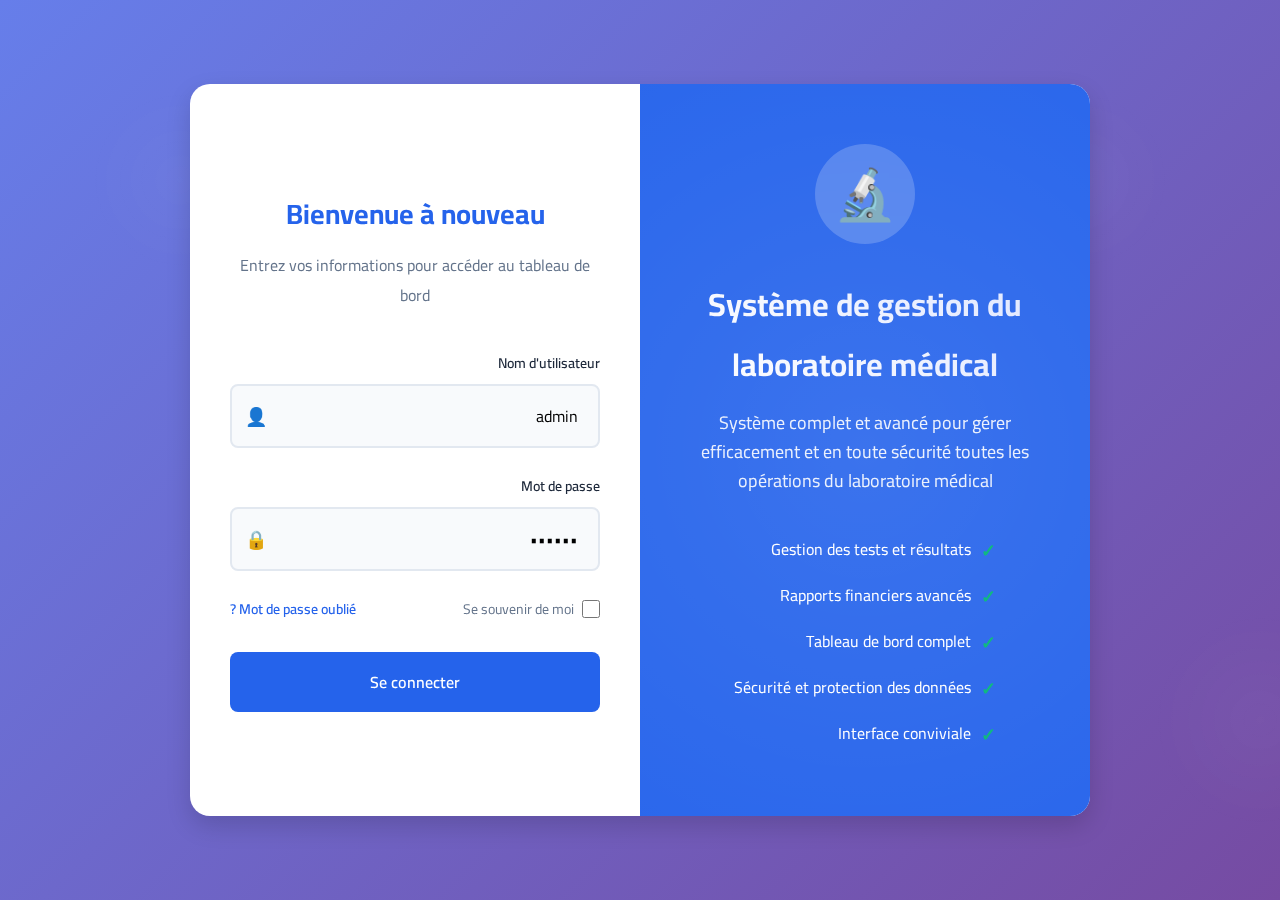
<file: index.html>
<!DOCTYPE html>
<html lang="ar" dir="rtl">
<head>
    <meta charset="UTF-8">
    <meta name="viewport" content="width=device-width, initial-scale=1.0">
    <title>تسجيل الدخول - نظام إدارة المعمل الطبي</title>
    
    <style>
        @import url('https://fonts.googleapis.com/css2?family=Cairo:wght@300;400;600;700&display=swap');

        :root {
            /* الألوان الرئيسية */
            --primary-color: #2563eb;
            --primary-dark: #1d4ed8;
            --secondary-color: #64748b;
            --success-color: #10b981;
            --warning-color: #f59e0b;
            --danger-color: #ef4444;
            
            /* الخلفيات */
            --bg-primary: #ffffff;
            --bg-secondary: #f8fafc;
            --bg-gradient: linear-gradient(135deg, #667eea 0%, #764ba2 100%);
            
            /* النصوص */
            --text-primary: #1e293b;
            --text-secondary: #64748b;
            --text-white: #ffffff;
            
            /* الحدود والظلال */
            --border-color: #e2e8f0;
            --border-radius: 8px;
            --shadow-sm: 0 2px 4px rgba(0, 0, 0, 0.1);
            --shadow-md: 0 4px 6px rgba(0, 0, 0, 0.1);
            --shadow-lg: 0 10px 25px rgba(0, 0, 0, 0.15);
        }

        * {
            margin: 0;
            padding: 0;
            box-sizing: border-box;
        }

        body {
            font-family: 'Cairo', sans-serif;
            background: var(--bg-gradient);
            min-height: 100vh;
            display: flex;
            align-items: center;
            justify-content: center;
            padding: 20px;
            direction: rtl;
        }

        /* شكل خلفية متحركة */
        body::before {
            content: '';
            position: fixed;
            top: 0;
            left: 0;
            width: 100%;
            height: 100%;
            background: url('data:image/svg+xml,<svg xmlns="http://www.w3.org/2000/svg" viewBox="0 0 1000 1000"><defs><radialGradient id="a" cx="50%" cy="50%" r="50%"><stop offset="0%" stop-color="%23ffffff" stop-opacity=".1"/><stop offset="100%" stop-color="%23ffffff" stop-opacity="0"/></radialGradient></defs><circle cx="200" cy="200" r="100" fill="url(%23a)"/><circle cx="800" cy="400" r="150" fill="url(%23a)"/><circle cx="400" cy="800" r="120" fill="url(%23a)"/></svg>');
            opacity: 0.3;
            z-index: -1;
        }

        /* حاوي تسجيل الدخول */
        .login-container {
            background: var(--bg-primary);
            border-radius: 20px;
            box-shadow: var(--shadow-lg);
            overflow: hidden;
            width: 100%;
            max-width: 900px;
            display: grid;
            grid-template-columns: 1fr 1fr;
            min-height: 600px;
            animation: slideIn 0.6s ease-out;
        }

        @keyframes slideIn {
            from {
                opacity: 0;
                transform: translateY(30px);
            }
            to {
                opacity: 1;
                transform: translateY(0);
            }
        }

        /* الجانب الأيسر - المعلومات */
        .login-info {
            background: var(--primary-color);
            color: var(--text-white);
            padding: 60px 40px;
            display: flex;
            flex-direction: column;
            justify-content: center;
            align-items: center;
            text-align: center;
            position: relative;
            overflow: hidden;
        }

        .login-info::before {
            content: '';
            position: absolute;
            top: -50%;
            right: -50%;
            width: 200%;
            height: 200%;
            background: radial-gradient(circle, rgba(255,255,255,0.1) 0%, transparent 70%);
            animation: rotate 20s linear infinite;
        }

        @keyframes rotate {
            from { transform: rotate(0deg); }
            to { transform: rotate(360deg); }
        }

        .login-info > * {
            position: relative;
            z-index: 1;
        }

        .lab-icon {
            width: 100px;
            height: 100px;
            background: rgba(255, 255, 255, 0.2);
            border-radius: 50%;
            display: flex;
            align-items: center;
            justify-content: center;
            font-size: 40px;
            margin-bottom: 30px;
            backdrop-filter: blur(10px);
        }

        .lab-icon::before {
            content: '🔬';
            font-size: 50px;
        }

        .login-info h1 {
            font-size: 32px;
            font-weight: 700;
            margin-bottom: 15px;
            background: linear-gradient(45deg, #ffffff, #e0e7ff);
            -webkit-background-clip: text;
            -webkit-text-fill-color: transparent;
            background-clip: text;
        }

        .login-info p {
            font-size: 18px;
            line-height: 1.6;
            opacity: 0.9;
            margin-bottom: 30px;
        }

        .features-list {
            list-style: none;
            text-align: right;
        }

        .features-list li {
            padding: 8px 0;
            font-size: 16px;
            position: relative;
            padding-right: 25px;
        }

        .features-list li::before {
            content: '✓';
            position: absolute;
            right: 0;
            color: #10b981;
            font-weight: bold;
            font-size: 18px;
        }

        /* الجانب الأيمن - النموذج */
        .login-form-container {
            padding: 60px 40px;
            display: flex;
            flex-direction: column;
            justify-content: center;
        }

        .form-header {
            text-align: center;
            margin-bottom: 40px;
        }

        .form-header h2 {
            color: var(--primary-color);
            font-size: 28px;
            font-weight: 700;
            margin-bottom: 10px;
        }

        .form-header p {
            color: var(--text-secondary);
            font-size: 16px;
        }

        /* نموذج تسجيل الدخول */
        .login-form {
            space-y: 25px;
        }

        .form-group {
            margin-bottom: 25px;
        }

        .form-group label {
            display: block;
            color: var(--text-primary);
            font-weight: 600;
            margin-bottom: 8px;
            font-size: 14px;
        }

        .input-container {
            position: relative;
        }

        .form-input {
            width: 100%;
            padding: 15px 20px;
            border: 2px solid var(--border-color);
            border-radius: var(--border-radius);
            font-family: 'Cairo', sans-serif;
            font-size: 16px;
            transition: all 0.3s ease;
            background: var(--bg-secondary);
        }

        .form-input:focus {
            outline: none;
            border-color: var(--primary-color);
            background: var(--bg-primary);
            box-shadow: 0 0 0 3px rgba(37, 99, 235, 0.1);
        }

        .input-icon {
            position: absolute;
            left: 15px;
            top: 50%;
            transform: translateY(-50%);
            color: var(--text-secondary);
            font-size: 18px;
        }

        .form-input.with-icon {
            padding-left: 45px;
        }

        /* خيارات إضافية */
        .form-options {
            display: flex;
            justify-content: space-between;
            align-items: center;
            margin-bottom: 30px;
            flex-wrap: wrap;
            gap: 15px;
        }

        .remember-me {
            display: flex;
            align-items: center;
            gap: 8px;
        }

        .remember-me input[type="checkbox"] {
            width: 18px;
            height: 18px;
            accent-color: var(--primary-color);
        }

        .remember-me label {
            font-size: 14px;
            color: var(--text-secondary);
            margin: 0;
        }

        .forgot-password {
            color: var(--primary-color);
            text-decoration: none;
            font-size: 14px;
            font-weight: 600;
            transition: color 0.3s ease;
        }

        .forgot-password:hover {
            color: var(--primary-dark);
        }

        /* زر تسجيل الدخول */
        .login-btn {
            width: 100%;
            padding: 15px;
            background: var(--primary-color);
            color: var(--text-white);
            border: none;
            border-radius: var(--border-radius);
            font-family: 'Cairo', sans-serif;
            font-size: 16px;
            font-weight: 600;
            cursor: pointer;
            transition: all 0.3s ease;
            position: relative;
            overflow: hidden;
        }

        .login-btn::before {
            content: '';
            position: absolute;
            top: 0;
            left: -100%;
            width: 100%;
            height: 100%;
            background: linear-gradient(90deg, transparent, rgba(255,255,255,0.2), transparent);
            transition: left 0.5s ease;
        }

        .login-btn:hover {
            background: var(--primary-dark);
            transform: translateY(-2px);
            box-shadow: var(--shadow-md);
        }

        .login-btn:hover::before {
            left: 100%;
        }

        .login-btn:active {
            transform: translateY(0);
        }

        /* رسائل الخطأ والنجاح */
        .alert {
            padding: 12px 15px;
            border-radius: var(--border-radius);
            margin-bottom: 20px;
            font-size: 14px;
            display: none;
            animation: fadeIn 0.3s ease;
        }

        @keyframes fadeIn {
            from { opacity: 0; transform: translateY(-10px); }
            to { opacity: 1; transform: translateY(0); }
        }

        .alert-error {
            background-color: rgba(239, 68, 68, 0.1);
            color: var(--danger-color);
            border: 1px solid rgba(239, 68, 68, 0.3);
        }

        .alert-success {
            background-color: rgba(16, 185, 129, 0.1);
            color: var(--success-color);
            border: 1px solid rgba(16, 185, 129, 0.3);
        }

        /* مؤشر التحميل */
        .loading {
            display: none;
            width: 20px;
            height: 20px;
            border: 2px solid rgba(255,255,255,0.3);
            border-radius: 50%;
            border-top-color: white;
            animation: spin 1s ease-in-out infinite;
            margin-left: 10px;
        }

        @keyframes spin {
            to { transform: rotate(360deg); }
        }

        /* التصميم المتجاوب */
        @media (max-width: 768px) {
            .login-container {
                grid-template-columns: 1fr;
                max-width: 400px;
            }
            
            .login-info {
                padding: 40px 30px;
                min-height: 300px;
            }
            
            .login-form-container {
                padding: 40px 30px;
            }
            
            .form-header h2 {
                font-size: 24px;
            }
            
            .login-info h1 {
                font-size: 26px;
            }
            
            .login-info p {
                font-size: 16px;
            }
        }

        @media (max-width: 480px) {
            body {
                padding: 10px;
            }
            
            .login-form-container,
            .login-info {
                padding: 30px 20px;
            }
        }

        /* تأثيرات إضافية */
        .floating {
            animation: floating 3s ease-in-out infinite;
        }

        @keyframes floating {
            0%, 100% { transform: translateY(0px); }
            50% { transform: translateY(-10px); }
        }
    </style>
</head>

<body>
    <div class="login-container">
    <!-- Côté gauche - Informations sur le système -->
    <div class="login-info">
        <div class="lab-icon floating"></div>
        <h1>Système de gestion du laboratoire médical</h1>
        <p>Système complet et avancé pour gérer efficacement et en toute sécurité toutes les opérations du laboratoire médical</p>
        
        <ul class="features-list">
            <li>Gestion des tests et résultats</li>
            <li>Rapports financiers avancés</li>
            <li>Tableau de bord complet</li>
            <li>Sécurité et protection des données</li>
            <li>Interface conviviale</li>
        </ul>
    </div>

    <!-- Côté droit - Formulaire de connexion -->
    <div class="login-form-container">
        <div class="form-header">
            <h2>Bienvenue à nouveau</h2>
            <p>Entrez vos informations pour accéder au tableau de bord</p>
        </div>

        <!-- Messages d'alerte -->
        <div id="alert-container"></div>

        <form class="login-form" id="loginForm">
            <div class="form-group">
                <label for="username">Nom d'utilisateur</label>
                <div class="input-container">
                    <input type="text" id="username" name="username" class="form-input with-icon" 
                           placeholder="Entrez le nom d'utilisateur" required>
                    <span class="input-icon">👤</span>
                </div>
            </div>

            <div class="form-group">
                <label for="password">Mot de passe</label>
                <div class="input-container">
                    <input type="password" id="password" name="password" class="form-input with-icon" 
                           placeholder="Entrez le mot de passe" required>
                    <span class="input-icon">🔒</span>
                </div>
            </div>

            <div class="form-options">
                <div class="remember-me">
                    <input type="checkbox" id="remember" name="remember">
                    <label for="remember">Se souvenir de moi</label>
                </div>
                <a href="#" class="forgot-password">Mot de passe oublié ?</a>
            </div>

            <button type="submit" class="login-btn" id="loginBtn">
                <span id="loginText">Se connecter</span>
                <div class="loading" id="loadingSpinner"></div>
            </button>
        </form>
    </div>
</div>


    <script>
        // معلومات تسجيل الدخول الافتراضية
        const DEFAULT_CREDENTIALS = {
            username: 'admin',
            password: '123456'
        };

        // عناصر النموذج
        const loginForm = document.getElementById('loginForm');
        const usernameInput = document.getElementById('username');
        const passwordInput = document.getElementById('password');
        const rememberCheckbox = document.getElementById('remember');
        const loginBtn = document.getElementById('loginBtn');
        const loginText = document.getElementById('loginText');
        const loadingSpinner = document.getElementById('loadingSpinner');
        const alertContainer = document.getElementById('alert-container');

        // دالة عرض الرسائل
        function showAlert(message, type = 'error') {
            const alertDiv = document.createElement('div');
            alertDiv.className = `alert alert-${type}`;
            alertDiv.textContent = message;
            alertDiv.style.display = 'block';
            
            alertContainer.innerHTML = '';
            alertContainer.appendChild(alertDiv);
            
            // إخفاء الرسالة بعد 5 ثوان
            setTimeout(() => {
                alertDiv.style.display = 'none';
            }, 5000);
        }

        // دالة عرض حالة التحميل
        function setLoading(isLoading) {
            if (isLoading) {
                loginText.textContent = 'جاري تسجيل الدخول...';
                loadingSpinner.style.display = 'inline-block';
                loginBtn.disabled = true;
            } else {
                loginText.textContent = 'تسجيل الدخول';
                loadingSpinner.style.display = 'none';
                loginBtn.disabled = false;
            }
        }

        // دالة تسجيل الدخول
        async function handleLogin(event) {
            event.preventDefault();
            
            const username = usernameInput.value.trim();
            const password = passwordInput.value.trim();

            // التحقق من صحة البيانات المدخلة
            if (!username || !password) {
                showAlert("Veuillez entrer le nom d'utilisateur et le mot de passe", "error");

                // showAlert('يرجى إدخال اسم المستخدم وكلمة المرور', 'error');
                return;
            }

            setLoading(true);

            // محاكاة طلب تسجيل الدخول
            setTimeout(() => {
                if (username === DEFAULT_CREDENTIALS.username && password === DEFAULT_CREDENTIALS.password) {
                    // تسجيل دخول ناجح
                    // showAlert('تم تسجيل الدخول بنجاح! سيتم توجيهك إلى لوحة التحكم...', 'success');
                    showAlert("Connexion réussie ! Vous serez redirigé vers le tableau de bord...", "success");

                    // حفظ حالة تسجيل الدخول
                    const loginData = {
                        username: username,
                        loginTime: new Date().toISOString(),
                        remember: rememberCheckbox.checked
                    };
                    
                    if (rememberCheckbox.checked) {
                        localStorage.setItem('labLogin', JSON.stringify(loginData));
                    } else {
                        sessionStorage.setItem('labLogin', JSON.stringify(loginData));
                    }
                    
                    // توجيه إلى لوحة التحكم بعد ثانيتين
                    setTimeout(() => {
                        window.location.href = 'dashboard.html';
                    }, 2000);
                    
                } else {
                    showAlert("Nom d'utilisateur ou mot de passe incorrect", "error");

                    // بيانات خاطئة
                        // showAlert('اسم المستخدم أو كلمة المرور غير صحيحة', 'error');
                    setLoading(false);
                }
            }, 1500);
        }

        // دالة فحص حالة تسجيل الدخول المسبق
        function checkExistingLogin() {
            const storedLogin = localStorage.getItem('labLogin') || sessionStorage.getItem('labLogin');
            
            if (storedLogin) {
                try {
                    const loginData = JSON.parse(storedLogin);
                    // فحص إذا كان تسجيل الدخول ما زال صالحاً (أقل من 24 ساعة)
                    const loginTime = new Date(loginData.loginTime);
                    const currentTime = new Date();
                    const hoursDiff = (currentTime - loginTime) / (1000 * 60 * 60);
                    
                    if (hoursDiff < 24) {
                        showAlert("Vous êtes déjà connecté, vous serez redirigé vers le tableau de bord...", "success");

                        // showAlert('أنت مسجل دخول بالفعل، سيتم توجيهك إلى لوحة التحكم...', 'success');
                        setTimeout(() => {
                            window.location.href = 'dashboard.html';
                        }, 1500);
                        return true;
                    } else {
                        // انتهت صلاحية تسجيل الدخول
                        localStorage.removeItem('labLogin');
                        sessionStorage.removeItem('labLogin');
                    }
                } catch (error) {
                    console.error("Erreur lors de la lecture des données de connexion :", error);

                 }
            }
            return false;
        }

        // إضافة مستمع للنموذج
        loginForm.addEventListener('submit', handleLogin);

        // فحص تسجيل الدخول المسبق عند تحميل الصفحة
        document.addEventListener('DOMContentLoaded', () => {
            checkExistingLogin();
            
            // ملء البيانات التجريبية للتسهيل (يمكن حذف هذا في الإنتاج)
            usernameInput.value = DEFAULT_CREDENTIALS.username;
            passwordInput.value = DEFAULT_CREDENTIALS.password;
        });

        // تأثيرات إضافية للحقول
        [usernameInput, passwordInput].forEach(input => {
            input.addEventListener('focus', function() {
                this.parentElement.style.transform = 'scale(1.02)';
            });
            
            input.addEventListener('blur', function() {
                this.parentElement.style.transform = 'scale(1)';
            });
        });

        // اختصار لوحة المفاتيح (Enter)
        document.addEventListener('keydown', function(event) {
            if (event.key === 'Enter' && !loginBtn.disabled) {
                loginForm.dispatchEvent(new Event('submit'));
            }
        });
    </script>
</body>
</html>
</file>
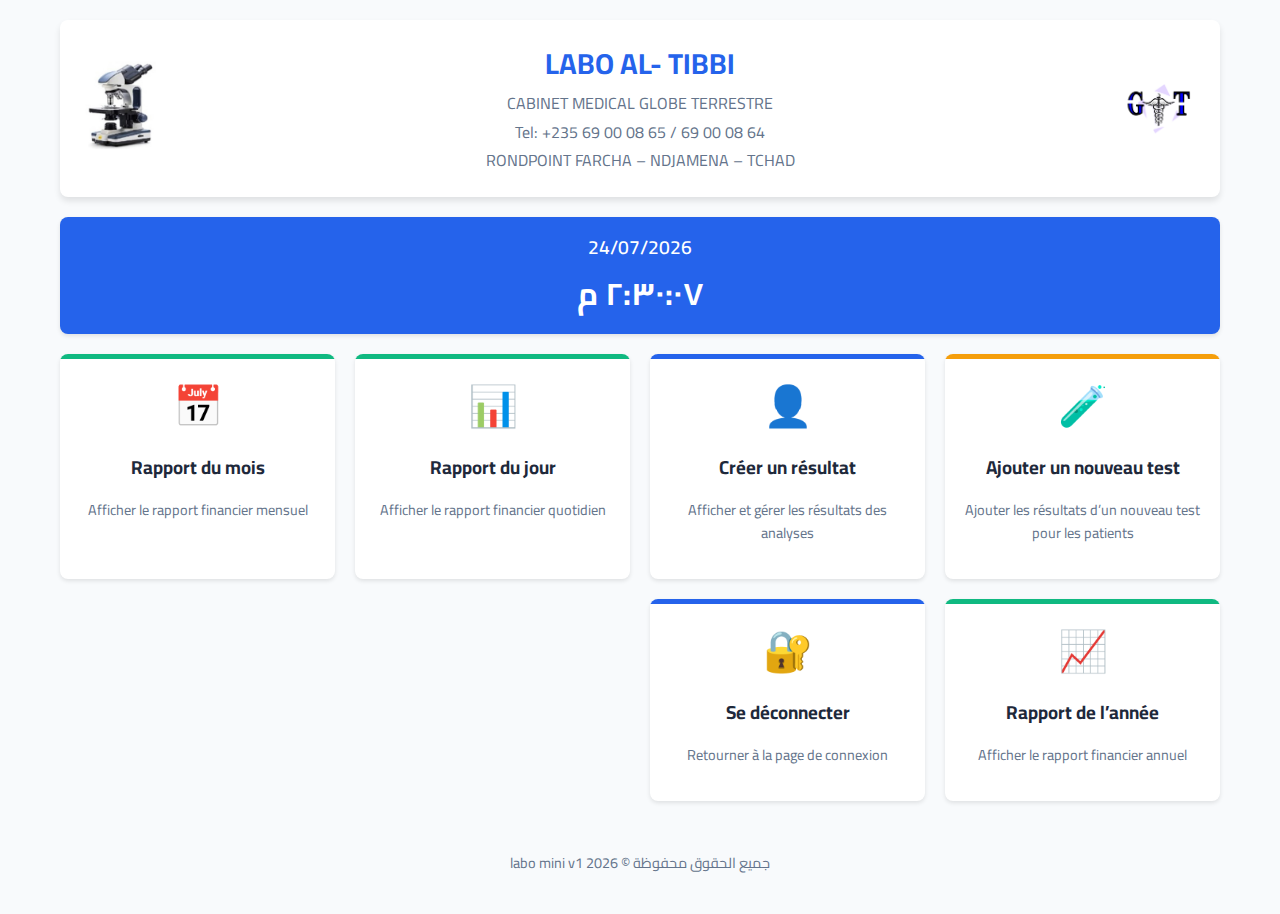
<file: dashboard.html>
<!DOCTYPE html>
<html lang="ar" dir="rtl">
<head>
    <meta charset="UTF-8">
    <meta name="viewport" content="width=device-width, initial-scale=1.0">
    <title>لوحة التحكم - نظام إدارة المعمل الطبي</title>
    
    <!-- استيراد الخطوط -->
    <link rel="stylesheet" href="https://fonts.googleapis.com/css2?family=Cairo:wght@300;400;600;700&display=swap">
    
    <!-- استيراد ملفات CSS -->
    <link rel="stylesheet" href="assets/css/main.css">
    <link rel="stylesheet" href="assets/css/components.css">
    
    <style>
        :root {
            /* الألوان الرئيسية */
            --primary-color: #2563eb;
            --primary-dark: #1d4ed8;
            --secondary-color: #64748b;
            --success-color: #10b981;
            --warning-color: #f59e0b;
            --danger-color: #ef4444;
            
            /* الخلفيات */
            --bg-primary: #ffffff;
            --bg-secondary: #f8fafc;
            --bg-gradient: linear-gradient(135deg, #667eea 0%, #764ba2 100%);
            
            /* النصوص */
            --text-primary: #1e293b;
            --text-secondary: #64748b;
            --text-white: #ffffff;
            
            /* الحدود والظلال */
            --border-color: #e2e8f0;
            --border-radius: 8px;
            --shadow-sm: 0 2px 4px rgba(0, 0, 0, 0.1);
            --shadow-md: 0 4px 6px rgba(0, 0, 0, 0.1);
            --shadow-lg: 0 10px 25px rgba(0, 0, 0, 0.15);
        }

        * {
            margin: 0;
            padding: 0;
            box-sizing: border-box;
        }
        a{
            text-decoration: none;
        }

        body {
            font-family: 'Cairo', sans-serif;
            background-color: var(--bg-secondary);
            color: var(--text-primary);
            min-height: 100vh;
            direction: rtl;
            text-decoration: none;
        }

        .dashboard-container {
            max-width: 1200px;
            margin: 0 auto;
            padding: 20px;
        }

        /* رأس الصفحة */
        .header {
            background-color: var(--bg-primary);
            border-radius: var(--border-radius);
            box-shadow: var(--shadow-md);
            padding: 20px;
            margin-bottom: 20px;
            display: flex;
            justify-content: space-between;
            align-items: center;
            flex-wrap: wrap;
            gap: 15px;
        }

        .hospital-info {
            flex-grow: 1;
            text-align: center;
        }

        .hospital-info h1 {
            color: var(--primary-color);
            font-size: 1.8rem;
            margin-bottom: 5px;
        }

        .hospital-info p {
            color: var(--text-secondary);
            margin: 3px 0;
        }

        .logo {
            width: 80px;
            height: auto;
        }

        .logo img {
            width: 100%;
            height: auto;
        }

        /* عرض الوقت والتاريخ */
        .datetime-display {
            background-color: var(--primary-color);
            color: var(--text-white);
            border-radius: var(--border-radius);
            padding: 15px;
            text-align: center;
            margin-bottom: 20px;
            box-shadow: var(--shadow-sm);
        }

        .datetime-display .date {
            font-size: 1.2rem;
            font-weight: 600;
            margin-bottom: 5px;
        }

        .datetime-display .time {
            font-size: 2rem;
            font-weight: 700;
        }

        /* بطاقات الروابط */
        .links-grid {
            display: grid;
            grid-template-columns: repeat(auto-fill, minmax(250px, 1fr));
            gap: 20px;
            margin-bottom: 30px;
        }

        .link-card {
            background-color: var(--bg-primary);
            border-radius: var(--border-radius);
            box-shadow: var(--shadow-sm);
            padding: 20px;
            text-align: center;
            transition: all 0.3s ease;
            position: relative;
            overflow: hidden;
            cursor: pointer;
        }

        .link-card:hover {
            transform: translateY(-5px);
            box-shadow: var(--shadow-md);
        }

        .link-card::before {
            content: '';
            position: absolute;
            top: 0;
            left: 0;
            width: 100%;
            height: 5px;
            background: var(--primary-color);
        }

        .link-card.report::before {
            background: var(--success-color);
        }

        .link-card.test::before {
            background: var(--warning-color);
        }

        .link-card h3 {
            margin: 15px 0;
            color: var(--text-primary);
        }

        .link-card p {
            color: var(--text-secondary);
            margin-bottom: 15px;
            font-size: 0.9rem;
        }

        .link-card .icon {
            font-size: 2.5rem;
            margin-bottom: 10px;
            color: var(--primary-color);
        }

        .link-card.report .icon {
            color: var(--success-color);
        }

        .link-card.test .icon {
            color: var(--warning-color);
        }

        /* قسم الإحصائيات */
        .stats-container {
            background-color: var(--bg-primary);
            border-radius: var(--border-radius);
            box-shadow: var(--shadow-md);
            padding: 20px;
            margin-bottom: 20px;
        }

        .stats-container h2 {
            color: var(--primary-color);
            margin-bottom: 15px;
            text-align: center;
            font-size: 1.5rem;
        }

        .stats-grid {
            display: grid;
            grid-template-columns: repeat(auto-fill, minmax(200px, 1fr));
            gap: 15px;
        }

        .stat-card {
            background-color: var(--bg-secondary);
            border-radius: var(--border-radius);
            padding: 15px;
            text-align: center;
        }

        .stat-card .stat-value {
            font-size: 1.8rem;
            font-weight: 700;
            color: var(--primary-color);
            margin: 10px 0;
        }

        .stat-card .stat-label {
            color: var(--text-secondary);
            font-size: 0.9rem;
        }

        /* تذييل الصفحة */
        .footer {
            text-align: center;
            padding: 20px;
            color: var(--text-secondary);
            font-size: 0.9rem;
            margin-top: 30px;
        }

        /* تصميم متجاوب */
        @media (max-width: 768px) {
            .header {
                flex-direction: column;
                text-align: center;
            }
            
            .hospital-info {
                order: 2;
            }
            
            .logo {
                order: 1;
                margin: 0 auto;
            }
            
            .datetime-display .time {
                font-size: 1.5rem;
            }
            
            .links-grid {
                grid-template-columns: 1fr;
            }
        }
    </style>
</head>
<body>
    <div class="dashboard-container">
        <!-- رأس الصفحة مع معلومات المستشفى -->
        <div class="header">
            <div class="logo">
                <img src="logo.png" alt="شعار المستشفى">
            </div>
            <div class="hospital-info" id="hospitalInfo">
                <h1 >   LABO AL- TIBBI    </h1>
                <p > CABINET MEDICAL GLOBE TERRESTRE   </p>
                <p > Tel: +235 69 00 08 65 / 69 00 08 64 </p>
                <p >  RONDPOINT FARCHA – NDJAMENA – TCHAD </p>
            </div>
            <div class="logo">
                <img src="logo.jpg" alt="شعار المستشفى">
            </div>
        </div>

        <!-- عرض الوقت والتاريخ -->
        <div class="datetime-display">
            <div class="date" id="currentDate">الأح د، 1 ي  ناير 2023</div>
            <div class="time" id="currentTime">12:00:00</div>
        </div>

        <!-- روابط الصفحات -->
       <div class="links-grid">
    <a href="add_test.html" class="link-card test">
        <div class="icon">🧪</div>
        <h3>Ajouter un nouveau test</h3>
        <p>Ajouter les résultats d’un nouveau test pour les patients</p>
    </a>

    <a href="new_resulat_pathion.html" class="link-card">
        <div class="icon">👤</div>
        <h3>Créer un résultat</h3>
        <p>Afficher et gérer les résultats des analyses</p>
    </a>

    <a href="report_today.html" class="link-card report">
        <div class="icon">📊</div>
        <h3>Rapport du jour</h3>
        <p>Afficher le rapport financier quotidien</p>
    </a>

    <a href="report_month.html" class="link-card report">
        <div class="icon">📅</div>
        <h3>Rapport du mois</h3>
        <p>Afficher le rapport financier mensuel</p>
    </a>

    <a href="report_years.html" class="link-card report">
        <div class="icon">📈</div>
        <h3>Rapport de l’année</h3>
        <p>Afficher le rapport financier annuel</p>
    </a>

    <a href="login.html" class="link-card">
        <div class="icon">🔐</div>
        <h3>Se déconnecter</h3>
        <p>Retourner à la page de connexion</p>
    </a>
</div>

 

        <!-- تذييل الصفحة -->
        <div class="footer"> 
            <p>جميع الحقوق محفوظة &copy; <span id="currentYear">2025</span>  labo mini v1 </p>
        </div>
    </div>

    <!-- شاشة التحميل -->
    <div id="loadingOverlay" class="loading-overlay hidden">
        <div class="loading-spinner"></div>
        <div id="loadingText" class="loading-text">جاري التحميل...</div>
    </div>

    <!-- استيراد ملفات JavaScript -->
    <script src="assets/js/utils.js"></script>
    <script src="assets/js/database.js"></script>
    <script src="assets/js/language.js"></script>
    <script src="assets/js/hospital.js"></script>
    <script>
        // تحديث الوقت والتاريخ
        function updateDateTime() {
            const now = new Date();
            
            // تنسيق التاريخ// تنسيق التاريخ بالإنجليزية
                // const options = { weekday: 'long', year: 'numeric', month: 'long', day: 'numeric' };
                const dateStr = now.toLocaleDateString('en-GB');
                // const dateStr = now.toLocaleDateString('en-US', options);

            
            // تنسيق الوقت
            const timeStr = now.toLocaleTimeString('ar-SA');
            
            // تحديث العناصر
            document.getElementById('currentDate').textContent = dateStr;
            document.getElementById('currentTime').textContent = timeStr;
            document.getElementById('currentYear').textContent = now.getFullYear();
            
            // تحديث كل ثانية
            setTimeout(updateDateTime, 1000);
        }

        // تحميل بيانات المستشفى
        async function loadHospitalData() {
            try {
                // التحقق من وجود مدير المستشفى
                if (typeof hospitalManager !== 'undefined') {
                    const data = await hospitalManager.getHospitalDataForReports();
                    
                    // تحديث معلومات المستشفى
                    document.getElementById('hospitalName').textContent = data.name || 'نظام ';
                    document.getElementById('hospitalAddress').textContent = 'العنوان: ' + (data.address || 'غير محدد');
                    document.getElementById('hospitalContact').textContent = 'هاتف: ' + (data.phone || 'غير محدد') + 
                        ' | بريد إلكتروني: ' + (data.email || 'غير محدد');
                    document.getElementById('hospitalLicense').textContent = 'ترخيص رقم: ' + (data.license || 'غير محدد');
                }
            } catch (error) {
                console.error('خطأ في تحميل بيانات المستشفى:', error);
            }
        }

        // تحميل الإحصائيات
        async function loadStatistics() {
            try {
                // التحقق من وجود قاعدة البيانات
                if (typeof labDB !== 'undefined') {
                    const stats = await labDB.getStatistics();
                    
                    // تحديث الإحصائيات
                    document.getElementById('patientsCount').textContent = stats.patientsCount || 0;
                    document.getElementById('testsCount').textContent = stats.testsCount || 0;
                    document.getElementById('todayTests').textContent = stats.todayTestsCount || 0;
                    document.getElementById('todayIncome').textContent = Utils.formatCurrency(stats.todayIncome || 0);
                }
            } catch (error) {
                console.error('خطأ في تحميل الإحصائيات:', error);
            }
        }

        // تهيئة الصفحة
        async function initDashboard() {
            try {
                Utils.showLoading('جاري تحميل لوحة التحكم...');
                
                // تحديث الوقت والتاريخ
                updateDateTime();
                
                // تهيئة قاعدة البيانات إذا لم تكن موجودة
                if (typeof labDB !== 'undefined' && typeof labDB.init === 'function') {
                    await labDB.init();
                }
                
                // تحميل بيانات المستشفى
                await loadHospitalData();
                
                // تحميل الإحصائيات
                await loadStatistics();
                
            } catch (error) {
                console.error('خطأ في تهيئة لوحة التحكم:', error);
            } finally {
                Utils.hideLoading();
            }
        }

        // تشغيل عند تحميل الصفحة
        document.addEventListener('DOMContentLoaded', initDashboard);
    </script>
</body>
</html>
</file>
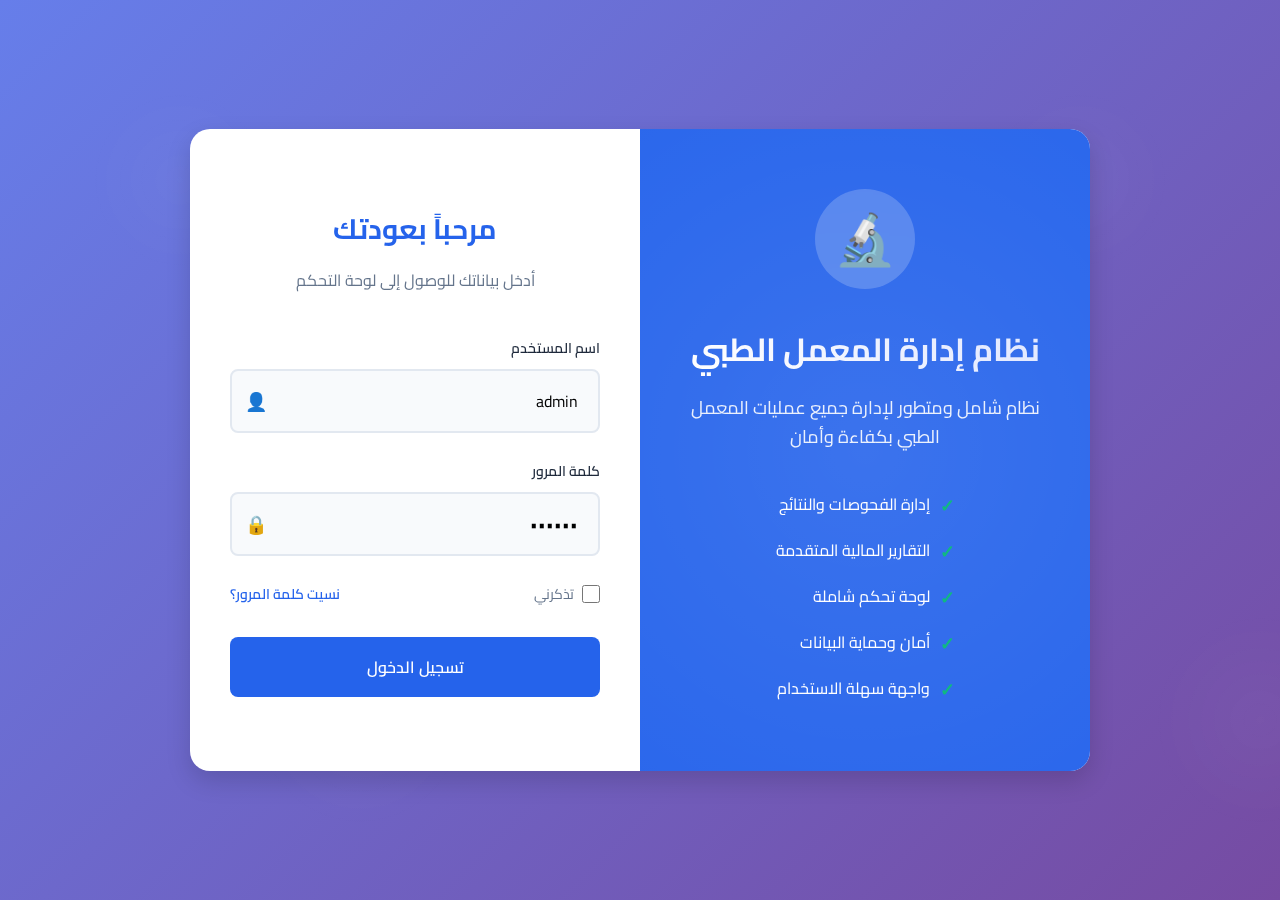
<file: login.html>
<!DOCTYPE html>
<html lang="ar" dir="rtl">
<head>
    <meta charset="UTF-8">
    <meta name="viewport" content="width=device-width, initial-scale=1.0">
    <title>تسجيل الدخول - نظام إدارة المعمل الطبي</title>
    
    <style>
        @import url('https://fonts.googleapis.com/css2?family=Cairo:wght@300;400;600;700&display=swap');

        :root {
            /* الألوان الرئيسية */
            --primary-color: #2563eb;
            --primary-dark: #1d4ed8;
            --secondary-color: #64748b;
            --success-color: #10b981;
            --warning-color: #f59e0b;
            --danger-color: #ef4444;
            
            /* الخلفيات */
            --bg-primary: #ffffff;
            --bg-secondary: #f8fafc;
            --bg-gradient: linear-gradient(135deg, #667eea 0%, #764ba2 100%);
            
            /* النصوص */
            --text-primary: #1e293b;
            --text-secondary: #64748b;
            --text-white: #ffffff;
            
            /* الحدود والظلال */
            --border-color: #e2e8f0;
            --border-radius: 8px;
            --shadow-sm: 0 2px 4px rgba(0, 0, 0, 0.1);
            --shadow-md: 0 4px 6px rgba(0, 0, 0, 0.1);
            --shadow-lg: 0 10px 25px rgba(0, 0, 0, 0.15);
        }

        * {
            margin: 0;
            padding: 0;
            box-sizing: border-box;
        }

        body {
            font-family: 'Cairo', sans-serif;
            background: var(--bg-gradient);
            min-height: 100vh;
            display: flex;
            align-items: center;
            justify-content: center;
            padding: 20px;
            direction: rtl;
        }

        /* شكل خلفية متحركة */
        body::before {
            content: '';
            position: fixed;
            top: 0;
            left: 0;
            width: 100%;
            height: 100%;
            background: url('data:image/svg+xml,<svg xmlns="http://www.w3.org/2000/svg" viewBox="0 0 1000 1000"><defs><radialGradient id="a" cx="50%" cy="50%" r="50%"><stop offset="0%" stop-color="%23ffffff" stop-opacity=".1"/><stop offset="100%" stop-color="%23ffffff" stop-opacity="0"/></radialGradient></defs><circle cx="200" cy="200" r="100" fill="url(%23a)"/><circle cx="800" cy="400" r="150" fill="url(%23a)"/><circle cx="400" cy="800" r="120" fill="url(%23a)"/></svg>');
            opacity: 0.3;
            z-index: -1;
        }

        /* حاوي تسجيل الدخول */
        .login-container {
            background: var(--bg-primary);
            border-radius: 20px;
            box-shadow: var(--shadow-lg);
            overflow: hidden;
            width: 100%;
            max-width: 900px;
            display: grid;
            grid-template-columns: 1fr 1fr;
            min-height: 600px;
            animation: slideIn 0.6s ease-out;
        }

        @keyframes slideIn {
            from {
                opacity: 0;
                transform: translateY(30px);
            }
            to {
                opacity: 1;
                transform: translateY(0);
            }
        }

        /* الجانب الأيسر - المعلومات */
        .login-info {
            background: var(--primary-color);
            color: var(--text-white);
            padding: 60px 40px;
            display: flex;
            flex-direction: column;
            justify-content: center;
            align-items: center;
            text-align: center;
            position: relative;
            overflow: hidden;
        }

        .login-info::before {
            content: '';
            position: absolute;
            top: -50%;
            right: -50%;
            width: 200%;
            height: 200%;
            background: radial-gradient(circle, rgba(255,255,255,0.1) 0%, transparent 70%);
            animation: rotate 20s linear infinite;
        }

        @keyframes rotate {
            from { transform: rotate(0deg); }
            to { transform: rotate(360deg); }
        }

        .login-info > * {
            position: relative;
            z-index: 1;
        }

        .lab-icon {
            width: 100px;
            height: 100px;
            background: rgba(255, 255, 255, 0.2);
            border-radius: 50%;
            display: flex;
            align-items: center;
            justify-content: center;
            font-size: 40px;
            margin-bottom: 30px;
            backdrop-filter: blur(10px);
        }

        .lab-icon::before {
            content: '🔬';
            font-size: 50px;
        }

        .login-info h1 {
            font-size: 32px;
            font-weight: 700;
            margin-bottom: 15px;
            background: linear-gradient(45deg, #ffffff, #e0e7ff);
            -webkit-background-clip: text;
            -webkit-text-fill-color: transparent;
            background-clip: text;
        }

        .login-info p {
            font-size: 18px;
            line-height: 1.6;
            opacity: 0.9;
            margin-bottom: 30px;
        }

        .features-list {
            list-style: none;
            text-align: right;
        }

        .features-list li {
            padding: 8px 0;
            font-size: 16px;
            position: relative;
            padding-right: 25px;
        }

        .features-list li::before {
            content: '✓';
            position: absolute;
            right: 0;
            color: #10b981;
            font-weight: bold;
            font-size: 18px;
        }

        /* الجانب الأيمن - النموذج */
        .login-form-container {
            padding: 60px 40px;
            display: flex;
            flex-direction: column;
            justify-content: center;
        }

        .form-header {
            text-align: center;
            margin-bottom: 40px;
        }

        .form-header h2 {
            color: var(--primary-color);
            font-size: 28px;
            font-weight: 700;
            margin-bottom: 10px;
        }

        .form-header p {
            color: var(--text-secondary);
            font-size: 16px;
        }

        /* نموذج تسجيل الدخول */
        .login-form {
            space-y: 25px;
        }

        .form-group {
            margin-bottom: 25px;
        }

        .form-group label {
            display: block;
            color: var(--text-primary);
            font-weight: 600;
            margin-bottom: 8px;
            font-size: 14px;
        }

        .input-container {
            position: relative;
        }

        .form-input {
            width: 100%;
            padding: 15px 20px;
            border: 2px solid var(--border-color);
            border-radius: var(--border-radius);
            font-family: 'Cairo', sans-serif;
            font-size: 16px;
            transition: all 0.3s ease;
            background: var(--bg-secondary);
        }

        .form-input:focus {
            outline: none;
            border-color: var(--primary-color);
            background: var(--bg-primary);
            box-shadow: 0 0 0 3px rgba(37, 99, 235, 0.1);
        }

        .input-icon {
            position: absolute;
            left: 15px;
            top: 50%;
            transform: translateY(-50%);
            color: var(--text-secondary);
            font-size: 18px;
        }

        .form-input.with-icon {
            padding-left: 45px;
        }

        /* خيارات إضافية */
        .form-options {
            display: flex;
            justify-content: space-between;
            align-items: center;
            margin-bottom: 30px;
            flex-wrap: wrap;
            gap: 15px;
        }

        .remember-me {
            display: flex;
            align-items: center;
            gap: 8px;
        }

        .remember-me input[type="checkbox"] {
            width: 18px;
            height: 18px;
            accent-color: var(--primary-color);
        }

        .remember-me label {
            font-size: 14px;
            color: var(--text-secondary);
            margin: 0;
        }

        .forgot-password {
            color: var(--primary-color);
            text-decoration: none;
            font-size: 14px;
            font-weight: 600;
            transition: color 0.3s ease;
        }

        .forgot-password:hover {
            color: var(--primary-dark);
        }

        /* زر تسجيل الدخول */
        .login-btn {
            width: 100%;
            padding: 15px;
            background: var(--primary-color);
            color: var(--text-white);
            border: none;
            border-radius: var(--border-radius);
            font-family: 'Cairo', sans-serif;
            font-size: 16px;
            font-weight: 600;
            cursor: pointer;
            transition: all 0.3s ease;
            position: relative;
            overflow: hidden;
        }

        .login-btn::before {
            content: '';
            position: absolute;
            top: 0;
            left: -100%;
            width: 100%;
            height: 100%;
            background: linear-gradient(90deg, transparent, rgba(255,255,255,0.2), transparent);
            transition: left 0.5s ease;
        }

        .login-btn:hover {
            background: var(--primary-dark);
            transform: translateY(-2px);
            box-shadow: var(--shadow-md);
        }

        .login-btn:hover::before {
            left: 100%;
        }

        .login-btn:active {
            transform: translateY(0);
        }

        /* رسائل الخطأ والنجاح */
        .alert {
            padding: 12px 15px;
            border-radius: var(--border-radius);
            margin-bottom: 20px;
            font-size: 14px;
            display: none;
            animation: fadeIn 0.3s ease;
        }

        @keyframes fadeIn {
            from { opacity: 0; transform: translateY(-10px); }
            to { opacity: 1; transform: translateY(0); }
        }

        .alert-error {
            background-color: rgba(239, 68, 68, 0.1);
            color: var(--danger-color);
            border: 1px solid rgba(239, 68, 68, 0.3);
        }

        .alert-success {
            background-color: rgba(16, 185, 129, 0.1);
            color: var(--success-color);
            border: 1px solid rgba(16, 185, 129, 0.3);
        }

        /* مؤشر التحميل */
        .loading {
            display: none;
            width: 20px;
            height: 20px;
            border: 2px solid rgba(255,255,255,0.3);
            border-radius: 50%;
            border-top-color: white;
            animation: spin 1s ease-in-out infinite;
            margin-left: 10px;
        }

        @keyframes spin {
            to { transform: rotate(360deg); }
        }

        /* التصميم المتجاوب */
        @media (max-width: 768px) {
            .login-container {
                grid-template-columns: 1fr;
                max-width: 400px;
            }
            
            .login-info {
                padding: 40px 30px;
                min-height: 300px;
            }
            
            .login-form-container {
                padding: 40px 30px;
            }
            
            .form-header h2 {
                font-size: 24px;
            }
            
            .login-info h1 {
                font-size: 26px;
            }
            
            .login-info p {
                font-size: 16px;
            }
        }

        @media (max-width: 480px) {
            body {
                padding: 10px;
            }
            
            .login-form-container,
            .login-info {
                padding: 30px 20px;
            }
        }

        /* تأثيرات إضافية */
        .floating {
            animation: floating 3s ease-in-out infinite;
        }

        @keyframes floating {
            0%, 100% { transform: translateY(0px); }
            50% { transform: translateY(-10px); }
        }
    </style>
</head>

<body>
    <div class="login-container">
        <!-- الجانب الأيسر - معلومات النظام -->
        <div class="login-info">
            <div class="lab-icon floating"></div>
            <h1>نظام إدارة المعمل الطبي</h1>
            <p>نظام شامل ومتطور لإدارة جميع عمليات المعمل الطبي بكفاءة وأمان</p>
            
            <ul class="features-list">
                <li>إدارة الفحوصات والنتائج</li>
                <li>التقارير المالية المتقدمة</li>
                <li>لوحة تحكم شاملة</li>
                <li>أمان وحماية البيانات</li>
                <li>واجهة سهلة الاستخدام</li>
            </ul>
        </div>

        <!-- الجانب الأيمن - نموذج تسجيل الدخول -->
        <div class="login-form-container">
            <div class="form-header">
                <h2>مرحباً بعودتك</h2>
                <p>أدخل بياناتك للوصول إلى لوحة التحكم</p>
            </div>

            <!-- رسائل التنبيه -->
            <div id="alert-container"></div>

            <form class="login-form" id="loginForm">
                <div class="form-group">
                    <label for="username">اسم المستخدم</label>
                    <div class="input-container">
                        <input type="text" id="username" name="username" class="form-input with-icon" 
                               placeholder="أدخل اسم المستخدم" required>
                        <span class="input-icon">👤</span>
                    </div>
                </div>

                <div class="form-group">
                    <label for="password">كلمة المرور</label>
                    <div class="input-container">
                        <input type="password" id="password" name="password" class="form-input with-icon" 
                               placeholder="أدخل كلمة المرور" required>
                        <span class="input-icon">🔒</span>
                    </div>
                </div>

                <div class="form-options">
                    <div class="remember-me">
                        <input type="checkbox" id="remember" name="remember">
                        <label for="remember">تذكرني</label>
                    </div>
                    <a href="#" class="forgot-password">نسيت كلمة المرور؟</a>
                </div>

                <button type="submit" class="login-btn" id="loginBtn">
                    <span id="loginText">تسجيل الدخول</span>
                    <div class="loading" id="loadingSpinner"></div>
                </button>
            </form>
        </div>
    </div>

    <script>
        // معلومات تسجيل الدخول الافتراضية
        const DEFAULT_CREDENTIALS = {
            username: 'admin',
            password: '123456'
        };

        // عناصر النموذج
        const loginForm = document.getElementById('loginForm');
        const usernameInput = document.getElementById('username');
        const passwordInput = document.getElementById('password');
        const rememberCheckbox = document.getElementById('remember');
        const loginBtn = document.getElementById('loginBtn');
        const loginText = document.getElementById('loginText');
        const loadingSpinner = document.getElementById('loadingSpinner');
        const alertContainer = document.getElementById('alert-container');

        // دالة عرض الرسائل
        function showAlert(message, type = 'error') {
            const alertDiv = document.createElement('div');
            alertDiv.className = `alert alert-${type}`;
            alertDiv.textContent = message;
            alertDiv.style.display = 'block';
            
            alertContainer.innerHTML = '';
            alertContainer.appendChild(alertDiv);
            
            // إخفاء الرسالة بعد 5 ثوان
            setTimeout(() => {
                alertDiv.style.display = 'none';
            }, 5000);
        }

        // دالة عرض حالة التحميل
        function setLoading(isLoading) {
            if (isLoading) {
                loginText.textContent = 'جاري تسجيل الدخول...';
                loadingSpinner.style.display = 'inline-block';
                loginBtn.disabled = true;
            } else {
                loginText.textContent = 'تسجيل الدخول';
                loadingSpinner.style.display = 'none';
                loginBtn.disabled = false;
            }
        }

        // دالة تسجيل الدخول
        async function handleLogin(event) {
            event.preventDefault();
            
            const username = usernameInput.value.trim();
            const password = passwordInput.value.trim();

            // التحقق من صحة البيانات المدخلة
            if (!username || !password) {
                showAlert('يرجى إدخال اسم المستخدم وكلمة المرور', 'error');
                return;
            }

            setLoading(true);

            // محاكاة طلب تسجيل الدخول
            setTimeout(() => {
                if (username === DEFAULT_CREDENTIALS.username && password === DEFAULT_CREDENTIALS.password) {
                    // تسجيل دخول ناجح
                    showAlert('تم تسجيل الدخول بنجاح! سيتم توجيهك إلى لوحة التحكم...', 'success');
                    
                    // حفظ حالة تسجيل الدخول
                    const loginData = {
                        username: username,
                        loginTime: new Date().toISOString(),
                        remember: rememberCheckbox.checked
                    };
                    
                    if (rememberCheckbox.checked) {
                        localStorage.setItem('labLogin', JSON.stringify(loginData));
                    } else {
                        sessionStorage.setItem('labLogin', JSON.stringify(loginData));
                    }
                    
                    // توجيه إلى لوحة التحكم بعد ثانيتين
                    setTimeout(() => {
                        window.location.href = 'dashboard.html';
                    }, 2000);
                    
                } else {
                    // بيانات خاطئة
                    showAlert('اسم المستخدم أو كلمة المرور غير صحيحة', 'error');
                    setLoading(false);
                }
            }, 1500);
        }

        // دالة فحص حالة تسجيل الدخول المسبق
        function checkExistingLogin() {
            const storedLogin = localStorage.getItem('labLogin') || sessionStorage.getItem('labLogin');
            
            if (storedLogin) {
                try {
                    const loginData = JSON.parse(storedLogin);
                    // فحص إذا كان تسجيل الدخول ما زال صالحاً (أقل من 24 ساعة)
                    const loginTime = new Date(loginData.loginTime);
                    const currentTime = new Date();
                    const hoursDiff = (currentTime - loginTime) / (1000 * 60 * 60);
                    
                    if (hoursDiff < 24) {
                        showAlert('أنت مسجل دخول بالفعل، سيتم توجيهك إلى لوحة التحكم...', 'success');
                        setTimeout(() => {
                            window.location.href = 'dashboard.html';
                        }, 1500);
                        return true;
                    } else {
                        // انتهت صلاحية تسجيل الدخول
                        localStorage.removeItem('labLogin');
                        sessionStorage.removeItem('labLogin');
                    }
                } catch (error) {
                    console.error('خطأ في قراءة بيانات تسجيل الدخول:', error);
                }
            }
            return false;
        }

        // إضافة مستمع للنموذج
        loginForm.addEventListener('submit', handleLogin);

        // فحص تسجيل الدخول المسبق عند تحميل الصفحة
        document.addEventListener('DOMContentLoaded', () => {
            checkExistingLogin();
            
            // ملء البيانات التجريبية للتسهيل (يمكن حذف هذا في الإنتاج)
            usernameInput.value = DEFAULT_CREDENTIALS.username;
            passwordInput.value = DEFAULT_CREDENTIALS.password;
        });

        // تأثيرات إضافية للحقول
        [usernameInput, passwordInput].forEach(input => {
            input.addEventListener('focus', function() {
                this.parentElement.style.transform = 'scale(1.02)';
            });
            
            input.addEventListener('blur', function() {
                this.parentElement.style.transform = 'scale(1)';
            });
        });

        // اختصار لوحة المفاتيح (Enter)
        document.addEventListener('keydown', function(event) {
            if (event.key === 'Enter' && !loginBtn.disabled) {
                loginForm.dispatchEvent(new Event('submit'));
            }
        });
    </script>
</body>
</html>
</file>
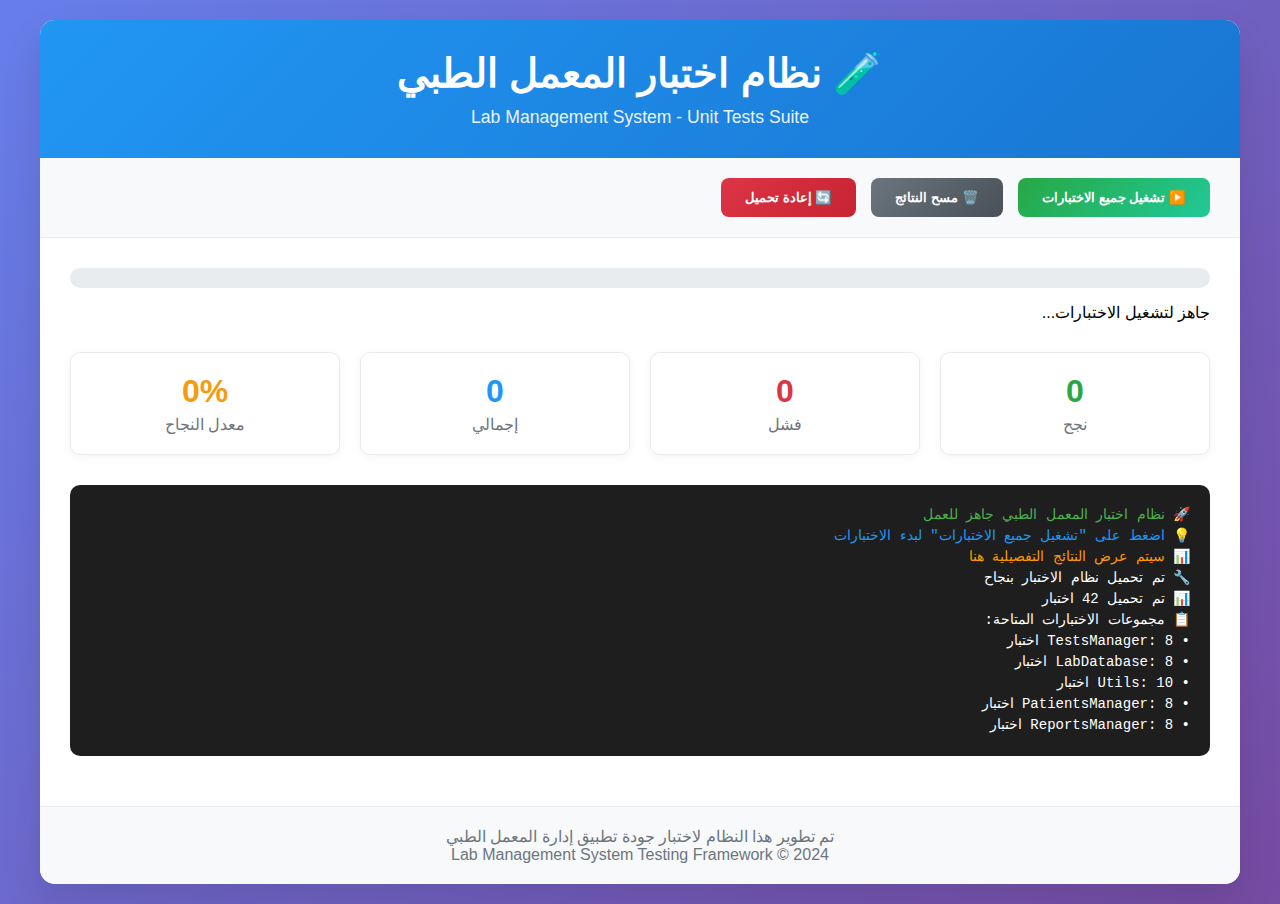
<file: tests/test-runner.html>
<!DOCTYPE html>
<html lang="ar" dir="rtl">
<head>
    <meta charset="UTF-8">
    <meta name="viewport" content="width=device-width, initial-scale=1.0">
    <title>نظام اختبار المعمل الطبي | Lab Management System Tests</title>
    
    <style>
        * {
            margin: 0;
            padding: 0;
            box-sizing: border-box;
        }

        body {
            font-family: 'Segoe UI', Tahoma, Geneva, Verdana, sans-serif;
            background: linear-gradient(135deg, #667eea 0%, #764ba2 100%);
            min-height: 100vh;
            padding: 20px;
            direction: rtl;
        }

        .container {
            max-width: 1200px;
            margin: 0 auto;
            background: white;
            border-radius: 15px;
            box-shadow: 0 20px 40px rgba(0,0,0,0.1);
            overflow: hidden;
        }

        .header {
            background: linear-gradient(135deg, #2196F3 0%, #1976D2 100%);
            color: white;
            padding: 30px;
            text-align: center;
        }

        .header h1 {
            font-size: 2.5rem;
            margin-bottom: 10px;
            font-weight: 700;
        }

        .header p {
            font-size: 1.1rem;
            opacity: 0.9;
        }

        .controls {
            padding: 20px 30px;
            background: #f8f9fa;
            border-bottom: 1px solid #e9ecef;
            display: flex;
            gap: 15px;
            align-items: center;
            flex-wrap: wrap;
        }

        .btn {
            padding: 12px 24px;
            border: none;
            border-radius: 8px;
            cursor: pointer;
            font-weight: 600;
            transition: all 0.3s ease;
            text-decoration: none;
            display: inline-flex;
            align-items: center;
            gap: 8px;
        }

        .btn-primary {
            background: linear-gradient(135deg, #28a745 0%, #20c997 100%);
            color: white;
        }

        .btn-primary:hover {
            transform: translateY(-2px);
            box-shadow: 0 5px 15px rgba(40, 167, 69, 0.3);
        }

        .btn-secondary {
            background: linear-gradient(135deg, #6c757d 0%, #495057 100%);
            color: white;
        }

        .btn-secondary:hover {
            transform: translateY(-2px);
            box-shadow: 0 5px 15px rgba(108, 117, 125, 0.3);
        }

        .btn-danger {
            background: linear-gradient(135deg, #dc3545 0%, #c82333 100%);
            color: white;
        }

        .content {
            padding: 30px;
        }

        .progress-section {
            margin-bottom: 30px;
        }

        .progress-bar {
            width: 100%;
            height: 20px;
            background: #e9ecef;
            border-radius: 10px;
            overflow: hidden;
            margin-bottom: 15px;
        }

        .progress-fill {
            height: 100%;
            background: linear-gradient(90deg, #28a745, #20c997);
            width: 0%;
            transition: width 0.5s ease;
            border-radius: 10px;
        }

        .stats {
            display: grid;
            grid-template-columns: repeat(auto-fit, minmax(200px, 1fr));
            gap: 20px;
            margin-bottom: 30px;
        }

        .stat-card {
            background: white;
            border: 1px solid #e9ecef;
            border-radius: 10px;
            padding: 20px;
            text-align: center;
            box-shadow: 0 2px 10px rgba(0,0,0,0.05);
        }

        .stat-number {
            font-size: 2rem;
            font-weight: 700;
            margin-bottom: 5px;
        }

        .stat-number.passed { color: #28a745; }
        .stat-number.failed { color: #dc3545; }
        .stat-number.total { color: #2196F3; }
        .stat-number.rate { color: #f39c12; }

        .stat-label {
            color: #6c757d;
            font-weight: 500;
        }

        .console-output {
            background: #1e1e1e;
            color: #fff;
            padding: 20px;
            border-radius: 10px;
            max-height: 500px;
            overflow-y: auto;
            font-family: 'Courier New', monospace;
            font-size: 14px;
            line-height: 1.5;
            margin-bottom: 20px;
        }

        .test-results {
            margin-top: 20px;
        }

        .test-suite {
            background: white;
            border: 1px solid #e9ecef;
            border-radius: 10px;
            margin-bottom: 20px;
            overflow: hidden;
        }

        .suite-header {
            background: #f8f9fa;
            padding: 15px 20px;
            border-bottom: 1px solid #e9ecef;
            font-weight: 600;
            color: #495057;
        }

        .test-item {
            padding: 12px 20px;
            border-bottom: 1px solid #f8f9fa;
            display: flex;
            align-items: center;
            gap: 10px;
        }

        .test-item:last-child {
            border-bottom: none;
        }

        .test-status {
            width: 20px;
            height: 20px;
            border-radius: 50%;
            display: flex;
            align-items: center;
            justify-content: center;
            font-weight: bold;
            color: white;
            font-size: 12px;
        }

        .test-status.pass {
            background: #28a745;
        }

        .test-status.fail {
            background: #dc3545;
        }

        .test-name {
            flex: 1;
            font-weight: 500;
        }

        .test-error {
            background: #f8d7da;
            color: #721c24;
            padding: 10px;
            border-radius: 5px;
            margin-top: 10px;
            font-family: 'Courier New', monospace;
            font-size: 12px;
        }

        .loading {
            text-align: center;
            padding: 40px;
            color: #6c757d;
        }

        .spinner {
            border: 4px solid #f3f3f3;
            border-top: 4px solid #2196F3;
            border-radius: 50%;
            width: 40px;
            height: 40px;
            animation: spin 1s linear infinite;
            margin: 0 auto 20px;
        }

        @keyframes spin {
            0% { transform: rotate(0deg); }
            100% { transform: rotate(360deg); }
        }

        .footer {
            background: #f8f9fa;
            padding: 20px 30px;
            text-align: center;
            color: #6c757d;
            border-top: 1px solid #e9ecef;
        }

        @media (max-width: 768px) {
            .controls {
                justify-content: center;
            }
            
            .stats {
                grid-template-columns: repeat(2, 1fr);
            }
            
            .header h1 {
                font-size: 2rem;
            }
        }
    </style>

</head>
<body>
    <div class="container">
        <div class="header">
            <h1>🧪 نظام اختبار المعمل الطبي</h1>
            <p>Lab Management System - Unit Tests Suite</p>
        </div>

        <div class="controls">
            <button class="btn btn-primary" onclick="runAllTests()">
                ▶️ تشغيل جميع الاختبارات
            </button>
            <button class="btn btn-secondary" onclick="clearOutput()">
                🗑️ مسح النتائج
            </button>
            <button class="btn btn-danger" onclick="location.reload()">
                🔄 إعادة تحميل
            </button>
        </div>

        <div class="content">
            <div class="progress-section">
                <div class="progress-bar">
                    <div class="progress-fill" id="progressFill"></div>
                </div>
                <div id="progressText">جاهز لتشغيل الاختبارات...</div>
            </div>

            <div class="stats">
                <div class="stat-card">
                    <div class="stat-number passed" id="passedCount">0</div>
                    <div class="stat-label">نجح</div>
                </div>
                <div class="stat-card">
                    <div class="stat-number failed" id="failedCount">0</div>
                    <div class="stat-label">فشل</div>
                </div>
                <div class="stat-card">
                    <div class="stat-number total" id="totalCount">0</div>
                    <div class="stat-label">إجمالي</div>
                </div>
                <div class="stat-card">
                    <div class="stat-number rate" id="successRate">0%</div>
                    <div class="stat-label">معدل النجاح</div>
                </div>
            </div>

            <div class="console-output" id="consoleOutput">
                <div style="color: #4CAF50;">🚀 نظام اختبار المعمل الطبي جاهز للعمل</div>
                <div style="color: #2196F3;">💡 اضغط على "تشغيل جميع الاختبارات" لبدء الاختبارات</div>
                <div style="color: #FF9800;">📊 سيتم عرض النتائج التفصيلية هنا</div>
            </div>

            <div class="test-results" id="testResults"></div>
        </div>

        <div class="footer">
            <p>تم تطوير هذا النظام لاختبار جودة تطبيق إدارة المعمل الطبي</p>
            <p>Lab Management System Testing Framework © 2024</p>
        </div>
    </div>

    <!-- تحميل إطار العمل -->
    <script src="test-framework.js"></script>
    
    <!-- تحميل اختبارات الوحدات -->
    <script src="tests-manager.test.js"></script>
    <script src="database.test.js"></script>
    <script src="utils.test.js"></script>
    <script src="patients-manager.test.js"></script>
    <script src="reports-manager.test.js"></script>

    <script>
        let originalConsoleLog = console.log;
        let testResults = [];
        let currentTestIndex = 0;
        let totalTests = 0;

        // إعادة توجيه console.log لعرضه في الواجهة
        console.log = function(...args) {
            const output = document.getElementById('consoleOutput');
            const message = args.join(' ');
            
            // تحديد نوع الرسالة ولونها
            let color = '#fff';
            if (message.includes('✅ PASS')) color = '#4CAF50';
            else if (message.includes('❌ FAIL')) color = '#f44336';
            else if (message.includes('📋 Running')) color = '#2196F3';
            else if (message.includes('🚀 Starting')) color = '#FF9800';
            else if (message.includes('📊 TEST SUMMARY')) color = '#9C27B0';
            
            const div = document.createElement('div');
            div.style.color = color;
            div.textContent = message;
            output.appendChild(div);
            output.scrollTop = output.scrollHeight;
            
            // استدعاء console.log الأصلي أيضاً
            originalConsoleLog.apply(console, args);
        };

        async function runAllTests() {
            // مسح النتائج السابقة
            clearOutput();
            testResults = [];
            currentTestIndex = 0;
            
            document.getElementById('progressText').textContent = 'جاري تشغيل الاختبارات...';
            
            try {
                // تشغيل الاختبارات
                const results = await runTests();
                
                // تحديث الإحصائيات
                updateStats(results);
                
                // عرض النتائج التفصيلية
                displayDetailedResults();
                
                document.getElementById('progressText').textContent = 'تم الانتهاء من جميع الاختبارات!';
                
            } catch (error) {
                console.log(`❌ خطأ في تشغيل الاختبارات: ${error.message}`);
                document.getElementById('progressText').textContent = 'حدث خطأ أثناء تشغيل الاختبارات';
            }
        }

        function updateStats(results) {
            const passed = results.passed;
            const failed = results.failed;
            const total = results.total;
            const rate = total > 0 ? ((passed / total) * 100).toFixed(1) : 0;

            document.getElementById('passedCount').textContent = passed;
            document.getElementById('failedCount').textContent = failed;
            document.getElementById('totalCount').textContent = total;
            document.getElementById('successRate').textContent = rate + '%';

            // تحديث شريط التقدم
            const progressFill = document.getElementById('progressFill');
            progressFill.style.width = '100%';
            
            if (rate >= 80) {
                progressFill.style.background = 'linear-gradient(90deg, #28a745, #20c997)';
            } else if (rate >= 60) {
                progressFill.style.background = 'linear-gradient(90deg, #ffc107, #fd7e14)';
            } else {
                progressFill.style.background = 'linear-gradient(90deg, #dc3545, #c82333)';
            }
        }

        function displayDetailedResults() {
            const resultsContainer = document.getElementById('testResults');
            resultsContainer.innerHTML = '';

            // تجميع النتائج حسب مجموعة الاختبارات
            const groupedResults = {};
            
            testFramework.results.forEach(result => {
                const suiteName = result.name.split(' - ')[0];
                if (!groupedResults[suiteName]) {
                    groupedResults[suiteName] = [];
                }
                groupedResults[suiteName].push(result);
            });

            // عرض كل مجموعة
            Object.keys(groupedResults).forEach(suiteName => {
                const suiteDiv = document.createElement('div');
                suiteDiv.className = 'test-suite';

                const header = document.createElement('div');
                header.className = 'suite-header';
                header.textContent = suiteName;
                suiteDiv.appendChild(header);

                groupedResults[suiteName].forEach(result => {
                    const testDiv = document.createElement('div');
                    testDiv.className = 'test-item';

                    const status = document.createElement('div');
                    status.className = `test-status ${result.status.toLowerCase() === 'pass' ? 'pass' : 'fail'}`;
                    status.textContent = result.status.toLowerCase() === 'pass' ? '✓' : '✗';

                    const name = document.createElement('div');
                    name.className = 'test-name';
                    name.textContent = result.name.split(' - ')[1] || result.name;

                    testDiv.appendChild(status);
                    testDiv.appendChild(name);

                    if (result.error) {
                        const errorDiv = document.createElement('div');
                        errorDiv.className = 'test-error';
                        errorDiv.textContent = result.error;
                        testDiv.appendChild(errorDiv);
                    }

                    suiteDiv.appendChild(testDiv);
                });

                resultsContainer.appendChild(suiteDiv);
            });
        }

        function clearOutput() {
            document.getElementById('consoleOutput').innerHTML = `
                <div style="color: #4CAF50;">🚀 نظام اختبار المعمل الطبي جاهز للعمل</div>
                <div style="color: #2196F3;">💡 اضغط على "تشغيل جميع الاختبارات" لبدء الاختبارات</div>
                <div style="color: #FF9800;">📊 سيتم عرض النتائج التفصيلية هنا</div>
            `;
            
            document.getElementById('testResults').innerHTML = '';
            document.getElementById('progressFill').style.width = '0%';
            document.getElementById('progressText').textContent = 'جاهز لتشغيل الاختبارات...';
            
            // إعادة تعيين الإحصائيات
            document.getElementById('passedCount').textContent = '0';
            document.getElementById('failedCount').textContent = '0';
            document.getElementById('totalCount').textContent = '0';
            document.getElementById('successRate').textContent = '0%';
        }

        // تحميل الصفحة
        window.addEventListener('load', function() {
            console.log('🔧 تم تحميل نظام الاختبار بنجاح');
            console.log(`📊 تم تحميل ${testFramework.tests.length} اختبار`);
            
            // عد الاختبارات حسب المجموعة
            const testGroups = {};
            testFramework.tests.forEach(test => {
                const groupName = test.name.split(' - ')[0];
                testGroups[groupName] = (testGroups[groupName] || 0) + 1;
            });
            
            console.log('📋 مجموعات الاختبارات المتاحة:');
            Object.keys(testGroups).forEach(group => {
                console.log(`   • ${group}: ${testGroups[group]} اختبار`);
            });
        });
    </script>
</body>
</html>
</file>
<file: assets/css/main.css>
/* نظام إدارة المعمل الطبي - الأنماط الرئيسية */

/* الخطوط والإعدادات الأساسية */
@import url('https://fonts.googleapis.com/css2?family=Cairo:wght@300;400;600;700&display=swap');
@import url('components.css');

:root {
    /* الألوان الرئيسية */
    --primary-color: #2563eb;
    --secondary-color: #64748b;
    --success-color: #10b981;
    --warning-color: #f59e0b;
    --danger-color: #ef4444;
    --info-color: #3b82f6;
    
    /* الخلفيات */
    --bg-primary: #ffffff;
    --bg-secondary: #f8fafc;
    --bg-dark: #1e293b;
    --bg-light: #f1f5f9;
    
    /* النصوص */
    --text-primary: #1e293b;
    --text-secondary: #64748b;
    --text-light: #94a3b8;
    
    /* الحدود */
    --border-color: #e2e8f0;
    --border-radius: 8px;
    --border-radius-lg: 12px;
    
    /* الظلال */
    --shadow-sm: 0 1px 2px 0 rgb(0 0 0 / 0.05);
    --shadow: 0 1px 3px 0 rgb(0 0 0 / 0.1), 0 1px 2px -1px rgb(0 0 0 / 0.1);
    --shadow-lg: 0 10px 15px -3px rgb(0 0 0 / 0.1), 0 4px 6px -4px rgb(0 0 0 / 0.1);
    
    /* المسافات */
    --spacing-xs: 0.25rem;
    --spacing-sm: 0.5rem;
    --spacing-md: 1rem;
    --spacing-lg: 1.5rem;
    --spacing-xl: 2rem;
    --spacing-2xl: 3rem;
}

/* إعادة تعيين الأنماط الأساسية */
* {
    margin: 0;
    padding: 0;
    box-sizing: border-box;
}

body {
    font-family: 'Cairo', 'Arial', sans-serif;
    background-color: var(--bg-secondary);
    color: var(--text-primary);
    line-height: 1.6;
    direction: rtl;
    text-align: right;
}

.app-container {
    min-height: 100vh;
    display: flex;
    flex-direction: column;
}

/* رأس الصفحة */
.main-header {
    background: linear-gradient(135deg, var(--primary-color) 0%, #1d4ed8 100%);
    color: white;
    padding: var(--spacing-lg);
    box-shadow: var(--shadow-lg);
}

.header-content {
    max-width: 1200px;
    margin: 0 auto;
    display: flex;
    justify-content: space-between;
    align-items: center;
    flex-wrap: wrap;
    gap: var(--spacing-md);
}

.logo-section h1 {
    font-size: 1.75rem;
    font-weight: 700;
    margin: 0;
}

.language-switcher {
    display: flex;
    gap: var(--spacing-sm);
}

.lang-btn {
    background: rgba(255, 255, 255, 0.2);
    border: 1px solid rgba(255, 255, 255, 0.3);
    color: white;
    padding: var(--spacing-sm) var(--spacing-md);
    border-radius: var(--border-radius);
    cursor: pointer;
    transition: all 0.3s ease;
    font-size: 0.9rem;
    font-weight: 500;
}

.lang-btn:hover {
    background: rgba(255, 255, 255, 0.3);
}

.lang-btn.active {
    background: white;
    color: var(--primary-color);
}

/* شريط التنقل */
.main-nav {
    background: var(--bg-primary);
    border-bottom: 1px solid var(--border-color);
    box-shadow: var(--shadow-sm);
}

.nav-tabs {
    list-style: none;
    display: flex;
    max-width: 1200px;
    margin: 0 auto;
    padding: 0;
    overflow-x: auto;
}

.nav-tabs li {
    flex: 1;
    min-width: fit-content;
}

.nav-link {
    display: flex;
    align-items: center;
    gap: var(--spacing-sm);
    padding: var(--spacing-lg);
    text-decoration: none;
    color: var(--text-secondary);
    border-bottom: 3px solid transparent;
    transition: all 0.3s ease;
    font-weight: 500;
    justify-content: center;
}

.nav-link:hover {
    color: var(--primary-color);
    background: var(--bg-light);
}

.nav-link.active {
    color: var(--primary-color);
    border-bottom-color: var(--primary-color);
    background: var(--bg-light);
}

.nav-link span:first-child {
    font-size: 1.2rem;
}

/* المحتوى الرئيسي */
.main-content {
    flex: 1;
    max-width: 1200px;
    margin: 0 auto;
    padding: var(--spacing-xl);
    width: 100%;
}

.content-section {
    display: none;
}

.content-section.active {
    display: block;
}

.section-header {
    margin-bottom: var(--spacing-xl);
    text-align: center;
}

.section-header h2 {
    font-size: 2rem;
    font-weight: 700;
    color: var(--text-primary);
    margin-bottom: var(--spacing-sm);
}

.section-header p {
    color: var(--text-secondary);
    font-size: 1.1rem;
}

/* الإحصائيات */
.stats-section {
    display: grid;
    grid-template-columns: repeat(auto-fit, minmax(200px, 1fr));
    gap: var(--spacing-lg);
    margin-bottom: var(--spacing-xl);
}

.stat-card {
    background: var(--bg-primary);
    padding: var(--spacing-lg);
    border-radius: var(--border-radius-lg);
    box-shadow: var(--shadow);
    text-align: center;
    border: 1px solid var(--border-color);
}

.stat-number {
    font-size: 2.5rem;
    font-weight: 700;
    color: var(--primary-color);
    margin-bottom: var(--spacing-sm);
}

.stat-label {
    color: var(--text-secondary);
    font-weight: 500;
}

/* النماذج */
.form-container {
    background: var(--bg-primary);
    padding: var(--spacing-xl);
    border-radius: var(--border-radius-lg);
    box-shadow: var(--shadow);
    margin-bottom: var(--spacing-xl);
    border: 1px solid var(--border-color);
}

.form-grid {
    display: grid;
    grid-template-columns: repeat(auto-fit, minmax(300px, 1fr));
    gap: var(--spacing-lg);
    margin-bottom: var(--spacing-xl);
}

.form-group {
    display: flex;
    flex-direction: column;
    gap: var(--spacing-sm);
}

.form-group label {
    font-weight: 600;
    color: var(--text-primary);
    font-size: 0.95rem;
}

.required {
    color: var(--danger-color);
}

.form-group input,
.form-group select,
.form-group textarea {
    padding: var(--spacing-md);
    border: 2px solid var(--border-color);
    border-radius: var(--border-radius);
    font-size: 1rem;
    font-family: inherit;
    transition: all 0.3s ease;
    background: var(--bg-primary);
}

.form-group input:focus,
.form-group select:focus,
.form-group textarea:focus {
    outline: none;
    border-color: var(--primary-color);
    box-shadow: 0 0 0 3px rgba(37, 99, 235, 0.1);
}

.form-group textarea {
    resize: vertical;
    min-height: 80px;
}

/* الأزرار */
.form-actions {
    display: flex;
    gap: var(--spacing-md);
    justify-content: flex-end;
    flex-wrap: wrap;
}

.btn {
    display: inline-flex;
    align-items: center;
    gap: var(--spacing-sm);
    padding: var(--spacing-md) var(--spacing-lg);
    border: none;
    border-radius: var(--border-radius);
    font-size: 1rem;
    font-weight: 600;
    cursor: pointer;
    transition: all 0.3s ease;
    text-decoration: none;
    font-family: inherit;
    min-width: 120px;
    justify-content: center;
}

.btn-primary {
    background: var(--primary-color);
    color: white;
}

.btn-primary:hover {
    background: #1d4ed8;
    transform: translateY(-2px);
    box-shadow: var(--shadow-lg);
}

.btn-secondary {
    background: var(--secondary-color);
    color: white;
}

.btn-secondary:hover {
    background: #475569;
    transform: translateY(-2px);
    box-shadow: var(--shadow-lg);
}

.btn-success {
    background: var(--success-color);
    color: white;
}

.btn-success:hover {
    background: #059669;
    transform: translateY(-2px);
    box-shadow: var(--shadow-lg);
}

.btn-danger {
    background: var(--danger-color);
    color: white;
}

.btn-danger:hover {
    background: #dc2626;
    transform: translateY(-2px);
    box-shadow: var(--shadow-lg);
}

/* الجداول */
.data-container {
    background: var(--bg-primary);
    border-radius: var(--border-radius-lg);
    box-shadow: var(--shadow);
    overflow: hidden;
    border: 1px solid var(--border-color);
}

.table-controls {
    padding: var(--spacing-lg);
    border-bottom: 1px solid var(--border-color);
    background: var(--bg-light);
}

.search-box input {
    width: 100%;
    max-width: 400px;
    padding: var(--spacing-md);
    border: 2px solid var(--border-color);
    border-radius: var(--border-radius);
    font-size: 1rem;
}

.table-responsive {
    overflow-x: auto;
}

table {
    width: 100%;
    border-collapse: collapse;
    font-size: 0.95rem;
}

th, td {
    padding: var(--spacing-md);
    text-align: right;
    border-bottom: 1px solid var(--border-color);
}

th {
    background: var(--bg-light);
    font-weight: 600;
    color: var(--text-primary);
    position: sticky;
    top: 0;
    z-index: 10;
}

tbody tr:hover {
    background: var(--bg-light);
}

/* عرض البيانات */
.data-display {
    background: var(--bg-primary);
    padding: var(--spacing-xl);
    border-radius: var(--border-radius-lg);
    box-shadow: var(--shadow);
    margin-bottom: var(--spacing-xl);
    border: 1px solid var(--border-color);
}

.info-card {
    display: grid;
    grid-template-columns: repeat(auto-fit, minmax(250px, 1fr));
    gap: var(--spacing-lg);
    margin-bottom: var(--spacing-lg);
}

.info-item {
    padding: var(--spacing-md);
    background: var(--bg-light);
    border-radius: var(--border-radius);
    border: 1px solid var(--border-color);
}

.info-label {
    font-weight: 600;
    color: var(--text-secondary);
    font-size: 0.9rem;
    margin-bottom: var(--spacing-xs);
}

.info-value {
    color: var(--text-primary);
    font-size: 1.1rem;
}

/* اختيار الفحوصات */
.tests-selection {
    display: grid;
    grid-template-columns: repeat(auto-fill, minmax(300px, 1fr));
    gap: var(--spacing-md);
    margin-bottom: var(--spacing-lg);
}

.test-checkbox {
    display: flex;
    align-items: center;
    padding: var(--spacing-md);
    border: 2px solid var(--border-color);
    border-radius: var(--border-radius);
    cursor: pointer;
    transition: all 0.3s ease;
    background: var(--bg-primary);
}

.test-checkbox:hover {
    border-color: var(--primary-color);
    background: var(--bg-light);
}

.test-checkbox.selected {
    border-color: var(--primary-color);
    background: rgba(37, 99, 235, 0.1);
}

.test-checkbox input {
    margin-left: var(--spacing-md);
}

.test-info {
    flex: 1;
}

.test-name {
    font-weight: 600;
    color: var(--text-primary);
}

.test-price {
    color: var(--text-secondary);
    font-size: 0.9rem;
}

/* نتائج الفحوصات */
.tests-results {
    margin-top: var(--spacing-xl);
}

.result-input-group {
    display: grid;
    grid-template-columns: 2fr 1fr 1fr;
    gap: var(--spacing-md);
    align-items: end;
    margin-bottom: var(--spacing-lg);
    padding: var(--spacing-lg);
    border: 2px solid var(--border-color);
    border-radius: var(--border-radius);
    background: var(--bg-light);
}

/* التقارير */
.reports-controls {
    background: var(--bg-primary);
    padding: var(--spacing-xl);
    border-radius: var(--border-radius-lg);
    box-shadow: var(--shadow);
    margin-bottom: var(--spacing-xl);
    border: 1px solid var(--border-color);
    display: grid;
    grid-template-columns: repeat(auto-fit, minmax(200px, 1fr));
    gap: var(--spacing-lg);
    align-items: end;
}

.report-content {
    background: var(--bg-primary);
    border-radius: var(--border-radius-lg);
    box-shadow: var(--shadow);
    border: 1px solid var(--border-color);
    min-height: 400px;
}

.report-placeholder {
    display: flex;
    align-items: center;
    justify-content: center;
    height: 400px;
    color: var(--text-secondary);
    font-size: 1.1rem;
}

.custom-date-range {
    display: flex;
    gap: var(--spacing-md);
    align-items: center;
}

/* الإعدادات */
.settings-grid {
    display: grid;
    grid-template-columns: repeat(auto-fit, minmax(300px, 1fr));
    gap: var(--spacing-xl);
}

.settings-card {
    background: var(--bg-primary);
    padding: var(--spacing-xl);
    border-radius: var(--border-radius-lg);
    box-shadow: var(--shadow);
    border: 1px solid var(--border-color);
}

.settings-card h3 {
    margin-bottom: var(--spacing-lg);
    color: var(--text-primary);
    font-size: 1.3rem;
}

.settings-actions {
    display: flex;
    flex-direction: column;
    gap: var(--spacing-md);
}

/* المودال */
.modal {
    position: fixed;
    top: 0;
    left: 0;
    right: 0;
    bottom: 0;
    background: rgba(0, 0, 0, 0.6);
    display: none;
    align-items: center;
    justify-content: center;
    z-index: 1000;
}

.modal.active {
    display: flex;
}

.modal-content {
    background: var(--bg-primary);
    padding: var(--spacing-xl);
    border-radius: var(--border-radius-lg);
    box-shadow: var(--shadow-lg);
    max-width: 90%;
    width: 400px;
    text-align: center;
}

.modal-content h3 {
    margin-bottom: var(--spacing-lg);
    color: var(--text-primary);
}

.modal-content p {
    margin-bottom: var(--spacing-xl);
    color: var(--text-secondary);
}

.modal-actions {
    display: flex;
    gap: var(--spacing-md);
    justify-content: center;
}

/* شاشة التحميل */
.loading-overlay {
    position: fixed;
    top: 0;
    left: 0;
    right: 0;
    bottom: 0;
    background: rgba(255, 255, 255, 0.9);
    display: flex;
    flex-direction: column;
    align-items: center;
    justify-content: center;
    z-index: 999;
}

.spinner {
    width: 50px;
    height: 50px;
    border: 5px solid var(--border-color);
    border-top: 5px solid var(--primary-color);
    border-radius: 50%;
    animation: spin 1s linear infinite;
}

@keyframes spin {
    0% { transform: rotate(0deg); }
    100% { transform: rotate(360deg); }
}

/* الإشعارات */
.toast-container {
    position: fixed;
    top: 20px;
    left: 20px;
    z-index: 1001;
    display: flex;
    flex-direction: column;
    gap: var(--spacing-sm);
}

.toast {
    background: var(--bg-primary);
    border: 1px solid var(--border-color);
    border-radius: var(--border-radius);
    padding: var(--spacing-lg);
    box-shadow: var(--shadow-lg);
    max-width: 400px;
    animation: slideIn 0.3s ease-out;
}

.toast.success {
    border-left: 4px solid var(--success-color);
}

.toast.error {
    border-left: 4px solid var(--danger-color);
}

.toast.warning {
    border-left: 4px solid var(--warning-color);
}

.toast.info {
    border-left: 4px solid var(--info-color);
}

@keyframes slideIn {
    from {
        transform: translateX(-100%);
        opacity: 0;
    }
    to {
        transform: translateX(0);
        opacity: 1;
    }
}

/* الأدوات المساعدة */
.hidden {
    display: none !important;
}

.text-center {
    text-align: center;
}

.text-left {
    text-align: left;
}

.text-right {
    text-align: right;
}

.mt-sm { margin-top: var(--spacing-sm); }
.mt-md { margin-top: var(--spacing-md); }
.mt-lg { margin-top: var(--spacing-lg); }
.mt-xl { margin-top: var(--spacing-xl); }

.mb-sm { margin-bottom: var(--spacing-sm); }
.mb-md { margin-bottom: var(--spacing-md); }
.mb-lg { margin-bottom: var(--spacing-lg); }
.mb-xl { margin-bottom: var(--spacing-xl); }

.p-sm { padding: var(--spacing-sm); }
.p-md { padding: var(--spacing-md); }
.p-lg { padding: var(--spacing-lg); }
.p-xl { padding: var(--spacing-xl); }

/* الاستجابة للشاشات المختلفة */
@media (max-width: 768px) {
    .main-content {
        padding: var(--spacing-md);
    }
    
    .form-grid {
        grid-template-columns: 1fr;
    }
    
    .nav-tabs {
        flex-direction: column;
    }
    
    .nav-link {
        justify-content: flex-start;
    }
    
    .header-content {
        flex-direction: column;
        text-align: center;
    }
    
    .form-actions {
        flex-direction: column;
    }
    
    .btn {
        width: 100%;
    }
    
    .reports-controls {
        grid-template-columns: 1fr;
    }
    
    .table-responsive {
        font-size: 0.85rem;
    }
    
    th, td {
        padding: var(--spacing-sm);
    }
}

@media (max-width: 480px) {
    .section-header h2 {
        font-size: 1.5rem;
    }
    
    .stat-number {
        font-size: 2rem;
    }
    
    .form-container,
    .data-container {
        margin-bottom: var(--spacing-lg);
    }
}

/* طباعة التقارير */
@media print {
    .main-header,
    .main-nav,
    .form-container,
    .reports-controls,
    .btn,
    .loading-overlay,
    .modal,
    .toast-container {
        display: none !important;
    }
    
    .main-content {
        max-width: none;
        padding: 0;
    }
    
    .report-content {
        box-shadow: none;
        border: none;
    }
    
    table {
        border-collapse: collapse;
        width: 100%;
    }
    
    th, td {
        border: 1px solid #000;
        padding: 8px;
        font-size: 12px;
    }
    
    th {
        background: #f0f0f0 !important;
    }
}
</file>
<file: assets/css/components.css>
/* نظام إدارة المعمل الطبي - تنسيقات المكونات المتقدمة */

/* تنسيقات التقارير */
.report-header {
    background: linear-gradient(135deg, var(--primary-color) 0%, #1d4ed8 100%);
    color: white;
    padding: var(--spacing-xl);
    border-radius: var(--border-radius-lg) var(--border-radius-lg) 0 0;
    text-align: center;
}

.report-header h2 {
    font-size: 1.8rem;
    margin-bottom: var(--spacing-md);
    font-weight: 700;
}

.report-info {
    display: flex;
    justify-content: space-between;
    align-items: center;
    font-size: 0.9rem;
    margin-top: var(--spacing-md);
}

.report-summary {
    padding: var(--spacing-xl);
    border-bottom: 1px solid var(--border-color);
}

.summary-cards {
    display: grid;
    grid-template-columns: repeat(auto-fit, minmax(200px, 1fr));
    gap: var(--spacing-lg);
    margin-bottom: var(--spacing-lg);
}

.summary-card {
    background: linear-gradient(135deg, #f8fafc 0%, #e2e8f0 100%);
    padding: var(--spacing-lg);
    border-radius: var(--border-radius-lg);
    text-align: center;
    border: 1px solid var(--border-color);
    position: relative;
    overflow: hidden;
}

.summary-card::before {
    content: '';
    position: absolute;
    top: 0;
    left: 0;
    right: 0;
    height: 4px;
    background: var(--primary-color);
}

.summary-number {
    font-size: 2rem;
    font-weight: 700;
    color: var(--primary-color);
    margin-bottom: var(--spacing-sm);
}

.summary-label {
    color: var(--text-secondary);
    font-weight: 600;
    font-size: 0.9rem;
}

.report-table-container {
    padding: var(--spacing-xl);
}

.report-table {
    width: 100%;
    border-collapse: collapse;
    margin-bottom: var(--spacing-lg);
    background: var(--bg-primary);
    border-radius: var(--border-radius);
    overflow: hidden;
    box-shadow: var(--shadow);
}

.report-table th {
    background: linear-gradient(135deg, var(--primary-color) 0%, #1d4ed8 100%);
    color: white;
    padding: var(--spacing-lg);
    font-weight: 600;
    text-align: right;
    font-size: 0.95rem;
}

.report-table td {
    padding: var(--spacing-md) var(--spacing-lg);
    border-bottom: 1px solid var(--border-color);
    color: var(--text-primary);
}

.report-table tbody tr:hover {
    background: var(--bg-light);
}

.report-table tbody tr:last-child td {
    border-bottom: none;
}

.no-data {
    text-align: center;
    padding: var(--spacing-2xl);
    color: var(--text-secondary);
    font-size: 1.1rem;
}

.report-section {
    padding: var(--spacing-xl);
    border-bottom: 1px solid var(--border-color);
}

.report-section:last-child {
    border-bottom: none;
}

.report-section h3 {
    color: var(--primary-color);
    font-size: 1.3rem;
    margin-bottom: var(--spacing-lg);
    font-weight: 700;
}

.most-used-tests {
    display: flex;
    flex-direction: column;
    gap: var(--spacing-md);
}

.most-used-item {
    display: flex;
    align-items: center;
    padding: var(--spacing-md);
    background: var(--bg-light);
    border-radius: var(--border-radius);
    border: 1px solid var(--border-color);
}

.most-used-item .rank {
    background: var(--primary-color);
    color: white;
    width: 30px;
    height: 30px;
    border-radius: 50%;
    display: flex;
    align-items: center;
    justify-content: center;
    font-weight: 700;
    font-size: 0.9rem;
    margin-left: var(--spacing-md);
}

.most-used-item .test-name {
    flex: 1;
    font-weight: 600;
    color: var(--text-primary);
}

.most-used-item .count {
    color: var(--text-secondary);
    font-weight: 500;
}

.daily-averages {
    display: grid;
    grid-template-columns: repeat(auto-fit, minmax(250px, 1fr));
    gap: var(--spacing-lg);
}

.avg-item {
    display: flex;
    justify-content: space-between;
    align-items: center;
    padding: var(--spacing-lg);
    background: var(--bg-light);
    border-radius: var(--border-radius);
    border: 1px solid var(--border-color);
}

.avg-item .label {
    font-weight: 600;
    color: var(--text-primary);
}

.avg-item .value {
    font-weight: 700;
    color: var(--primary-color);
}

/* تفاصيل المريض */
.patient-details {
    max-width: 100%;
}

.patient-details h3 {
    color: var(--primary-color);
    margin-bottom: var(--spacing-lg);
    font-size: 1.5rem;
    text-align: center;
}

.patient-details h4 {
    color: var(--text-primary);
    margin: var(--spacing-xl) 0 var(--spacing-lg) 0;
    font-size: 1.2rem;
}

.patient-info {
    background: var(--bg-light);
    padding: var(--spacing-lg);
    border-radius: var(--border-radius);
    margin-bottom: var(--spacing-lg);
    border: 1px solid var(--border-color);
}

.info-grid {
    display: grid;
    grid-template-columns: repeat(auto-fit, minmax(200px, 1fr));
    gap: var(--spacing-md);
}

.info-grid > div {
    padding: var(--spacing-sm);
}

.results-table {
    width: 100%;
    border-collapse: collapse;
    background: var(--bg-primary);
    border-radius: var(--border-radius);
    overflow: hidden;
    box-shadow: var(--shadow);
}

.results-table th {
    background: var(--primary-color);
    color: white;
    padding: var(--spacing-md);
    font-weight: 600;
    text-align: right;
}

.results-table td {
    padding: var(--spacing-md);
    border-bottom: 1px solid var(--border-color);
}

.results-table tbody tr:hover {
    background: var(--bg-light);
}

/* أزرار الإجراءات */
.action-buttons {
    display: flex;
    gap: var(--spacing-sm);
    flex-wrap: wrap;
}

.btn-sm {
    padding: var(--spacing-sm) var(--spacing-md);
    font-size: 0.85rem;
    min-width: auto;
}

.btn-sm span {
    margin-left: var(--spacing-xs);
}

/* حقول الإدخال المحسنة */
.form-group input:invalid {
    border-color: var(--danger-color);
}

.form-group input:valid {
    border-color: var(--success-color);
}

.form-group.error input,
.form-group.error select,
.form-group.error textarea {
    border-color: var(--danger-color);
    background-color: rgba(239, 68, 68, 0.05);
}

.form-group.success input,
.form-group.success select,
.form-group.success textarea {
    border-color: var(--success-color);
    background-color: rgba(16, 185, 129, 0.05);
}

/* تحسينات التواصل البصري */
.alert {
    padding: var(--spacing-lg);
    border-radius: var(--border-radius);
    margin-bottom: var(--spacing-lg);
    border: 1px solid;
    display: flex;
    align-items: flex-start;
    gap: var(--spacing-md);
}

.alert-info {
    background: rgba(59, 130, 246, 0.1);
    border-color: rgba(59, 130, 246, 0.3);
    color: var(--info-color);
}

.alert-warning {
    background: rgba(245, 158, 11, 0.1);
    border-color: rgba(245, 158, 11, 0.3);
    color: var(--warning-color);
}

.alert-success {
    background: rgba(16, 185, 129, 0.1);
    border-color: rgba(16, 185, 129, 0.3);
    color: var(--success-color);
}

.alert-error {
    background: rgba(239, 68, 68, 0.1);
    border-color: rgba(239, 68, 68, 0.3);
    color: var(--danger-color);
}

/* تحسينات الجداول */
.table-wrapper {
    position: relative;
    overflow: hidden;
    border-radius: var(--border-radius-lg);
    box-shadow: var(--shadow);
}

.table-header {
    background: linear-gradient(135deg, var(--primary-color) 0%, #1d4ed8 100%);
    color: white;
    padding: var(--spacing-lg);
    display: flex;
    justify-content: space-between;
    align-items: center;
}

.table-header h3 {
    margin: 0;
    font-size: 1.2rem;
    font-weight: 600;
}

.table-actions {
    display: flex;
    gap: var(--spacing-sm);
}

/* تحسينات النماذج */
.form-row {
    display: flex;
    gap: var(--spacing-lg);
    margin-bottom: var(--spacing-lg);
}

.form-row .form-group {
    flex: 1;
    margin-bottom: 0;
}

.form-section {
    margin-bottom: var(--spacing-2xl);
    padding: var(--spacing-xl);
    border: 1px solid var(--border-color);
    border-radius: var(--border-radius-lg);
    background: var(--bg-primary);
}

.form-section-title {
    color: var(--primary-color);
    font-size: 1.3rem;
    font-weight: 600;
    margin-bottom: var(--spacing-lg);
    padding-bottom: var(--spacing-md);
    border-bottom: 2px solid var(--border-color);
}

/* تحسينات التخطيط */
.page-header {
    display: flex;
    justify-content: space-between;
    align-items: center;
    margin-bottom: var(--spacing-xl);
    padding-bottom: var(--spacing-lg);
    border-bottom: 2px solid var(--border-color);
}

.page-title {
    color: var(--primary-color);
    font-size: 2rem;
    font-weight: 700;
    margin: 0;
}

.page-actions {
    display: flex;
    gap: var(--spacing-md);
}

/* تحسينات الانيميشن */
.fade-in {
    animation: fadeIn 0.3s ease-in;
}

.slide-up {
    animation: slideUp 0.3s ease-out;
}

@keyframes fadeIn {
    from { opacity: 0; }
    to { opacity: 1; }
}

@keyframes slideUp {
    from {
        opacity: 0;
        transform: translateY(20px);
    }
    to {
        opacity: 1;
        transform: translateY(0);
    }
}

/* تحسينات التركيز */
.form-group input:focus,
.form-group select:focus,
.form-group textarea:focus,
.btn:focus {
    outline: none;
    box-shadow: 0 0 0 3px rgba(37, 99, 235, 0.1);
}

/* تحسينات الطباعة */
@media print {
    .report-header,
    .report-summary,
    .report-table-container,
    .report-section {
        break-inside: avoid;
        page-break-inside: avoid;
    }
    
    .report-table {
        font-size: 11px;
    }
    
    .report-table th,
    .report-table td {
        padding: 4px 6px;
    }
    
    .summary-cards {
        display: flex;
        justify-content: space-around;
    }
    
    .summary-card {
        margin: 0 10px;
        page-break-inside: avoid;
    }
}

/* تحسينات الاستجابة للشاشات الصغيرة */
@media (max-width: 768px) {
    .report-info {
        flex-direction: column;
        gap: var(--spacing-sm);
        text-align: center;
    }
    
    .action-buttons {
        flex-direction: column;
    }
    
    .form-row {
        flex-direction: column;
        gap: 0;
    }
    
    .page-header {
        flex-direction: column;
        align-items: flex-start;
        gap: var(--spacing-md);
    }
    
    .page-actions {
        width: 100%;
        justify-content: center;
    }
    
    .summary-cards {
        grid-template-columns: 1fr;
    }
    
    .daily-averages,
    .info-grid {
        grid-template-columns: 1fr;
    }
    
    .most-used-item {
        flex-direction: column;
        text-align: center;
        gap: var(--spacing-sm);
    }
    
    .most-used-item .rank {
        margin: 0;
    }
}

@media (max-width: 480px) {
    .report-table {
        font-size: 0.8rem;
    }
    
    .report-table th,
    .report-table td {
        padding: var(--spacing-sm);
    }
    
    .btn-sm {
        padding: var(--spacing-xs) var(--spacing-sm);
        font-size: 0.8rem;
    }
    
    .summary-number {
        font-size: 1.5rem;
    }
    
    .report-header h2 {
        font-size: 1.4rem;
    }
}
</file>
